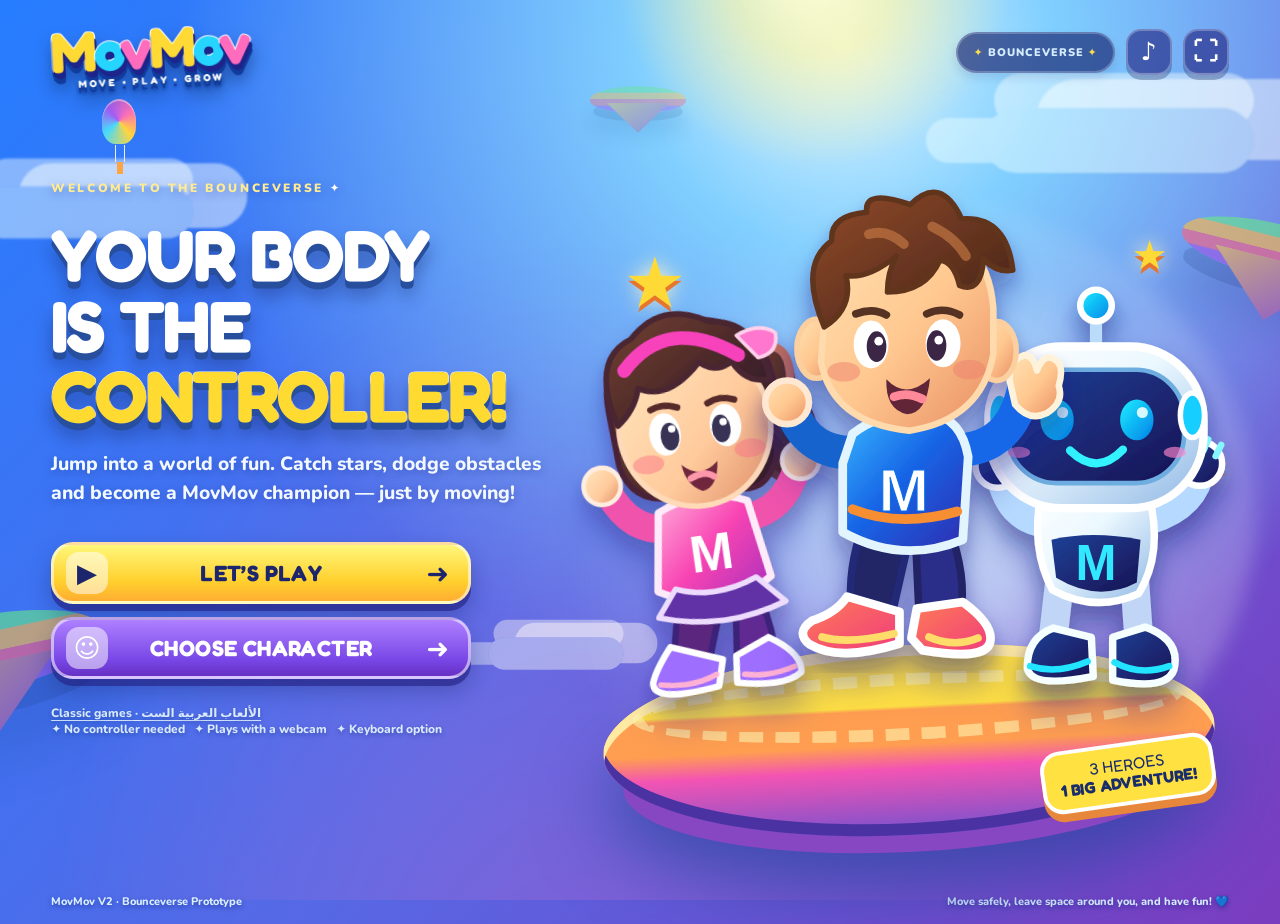
<file: index.html>
<!doctype html>
<html lang="en">
<head>
  <meta charset="utf-8">
  <meta name="viewport" content="width=device-width,initial-scale=1,viewport-fit=cover">
  <meta name="theme-color" content="#15165d">
  <meta name="description" content="MovMov Bounceverse: a colorful body-motion party game for kids. Move to catch stars and dodge bumpers.">
  <title>MovMov | Bounceverse</title>
  <link rel="stylesheet" href="styles.css">
  <script src="app.js" defer></script>
</head>
<body>
  <div class="app-shell">
    <div class="sky-decor" aria-hidden="true"><i class="cloud cloud-1"></i><i class="cloud cloud-2"></i><i class="cloud cloud-3"></i><i class="float-island island-1"></i><i class="float-island island-2"></i><i class="float-island island-3"></i><i class="sun"></i><i class="balloon balloon-1"></i><i class="balloon balloon-2"></i></div>
    <header class="site-header">
      <button class="brand" id="brandHome" aria-label="MovMov home"><span class="brand-word"><span>M</span><span>o</span><span>v</span><span>M</span><span>o</span><span>v</span></span><span class="brand-strap">MOVE • PLAY • GROW</span></button>
      <div class="header-right"><span class="tiny-tag"><span class="sparkle">✦</span> BOUNCEVERSE <span class="sparkle">✦</span></span><button id="soundToggle" class="round-icon" title="Toggle sounds" aria-label="Toggle sounds">♪</button><button id="fullscreenToggle" class="round-icon" title="Fullscreen" aria-label="Toggle fullscreen">⛶</button></div>
    </header>
    <main>
      <!-- Home -->
      <section id="homeScreen" class="screen home-screen active" aria-labelledby="homeTitle">
        <div class="home-copy">
          <span class="eyebrow">WELCOME TO THE BOUNCEVERSE <span>✦</span></span>
          <h1 id="homeTitle">YOUR BODY<br>IS THE <em>CONTROLLER!</em></h1>
          <p class="lead">Jump into a world of fun. Catch stars, dodge obstacles and become a MovMov champion — just by moving!</p>
          <div class="stack-actions"><button class="big-btn yellow" id="homePlay"><span class="btn-symbol">▶</span><span>LET’S PLAY</span><span class="arrow">➜</span></button><button class="big-btn purple" id="homeCharacter"><span class="btn-symbol">☺</span><span id="homeCharacterLabel">CHOOSE CHARACTER</span><span class="arrow">➜</span></button></div>
          <div class="home-footnote"><a href="classic.html" lang="ar" dir="rtl">الألعاب العربية الست · Classic games</a><br>✦ No controller needed &nbsp; ✦ Plays with a webcam &nbsp; ✦ Keyboard option</div>
        </div>
        <div class="home-art" aria-label="MovMov playable heroes"><div class="home-aura"></div><div class="home-platform"></div><div class="hero-image hero-alex"><img src="assets/characters/alex.svg" alt="Alex the boy hero"></div><div class="hero-image hero-luna"><img src="assets/characters/luna.svg" alt="Luna the girl hero"></div><div class="hero-image hero-momo"><img src="assets/characters/momo.svg" alt="Momo the robot mascot"></div><span class="orbit-star st-1">★</span><span class="orbit-star st-2">★</span><span class="orbit-star st-3">✦</span><span class="hero-sticker">3 HEROES<br><b>1 BIG ADVENTURE!</b></span></div>
      </section>
      <!-- Character choose -->
      <section id="characterScreen" class="screen select-screen" aria-labelledby="characterTitle">
        <div class="section-heading"><button class="back" id="charactersBack">← Back</button><div><span class="eyebrow">FIRST, MEET THE CREW</span><h2 id="characterTitle">CHOOSE YOUR <span class="yellow-text">HERO!</span></h2><p>One choice at the start. Your hero stays with you in every round.</p></div></div>
        <div class="character-grid" id="characterGrid">
          <button type="button" class="character-card" data-character="alex" aria-pressed="false"><span class="char-name top-char-name">ALEX</span><span class="char-circle char-blue"></span><img src="assets/characters/alex.svg" alt="Alex, a boy in a blue MovMov outfit"><span class="character-info"><b>THE EXPLORER</b><small>Bold, bright & always ready!</small></span><span class="chosen-mark">✓ SELECTED</span></button>
          <button type="button" class="character-card" data-character="luna" aria-pressed="false"><span class="char-name top-char-name">LUNA</span><span class="char-circle char-pink"></span><img src="assets/characters/luna.svg" alt="Luna, a girl in a pink MovMov outfit"><span class="character-info"><b>THE SUPERSTAR</b><small>Quick, creative & full of joy!</small></span><span class="chosen-mark">✓ SELECTED</span></button>
          <button type="button" class="character-card" data-character="momo" aria-pressed="false"><span class="char-name top-char-name">MOMO</span><span class="char-circle char-cyan"></span><img src="assets/characters/momo.svg" alt="Momo, a blue and white robot mascot"><span class="character-info"><b>THE HAPPY BOT</b><small>A little robot, a lot of fun!</small></span><span class="chosen-mark">✓ SELECTED</span></button>
        </div>
        <div class="selection-actions"><span class="hint-chip">✦ All heroes have the same moves and abilities</span><button class="big-btn yellow" id="confirmCharacter">LET'S GO! <span class="arrow">➜</span></button></div>
      </section>
      <!-- Game selection -->
      <section id="gamesScreen" class="screen games-screen" aria-labelledby="gamesTitle">
        <div class="section-heading"><button class="back" id="gamesBack">← Back</button><div><span class="eyebrow">PICK YOUR NEXT ADVENTURE</span><h2 id="gamesTitle">CHOOSE A <span class="yellow-text">GAME!</span></h2><p>Big adventures. Simple body movements.</p></div><div class="current-avatar"><img id="currentCharacterAvatar" src="assets/characters/alex.svg" alt="Selected hero"><div><small>PLAYING AS</small><b id="currentCharacterName">ALEX</b></div></div></div>
        <div class="games-grid">
          <button id="starChaseCard" class="game-card available" type="button"><span class="game-visual star-world"><span class="game-star s1">★</span><span class="game-star s2">★</span><span class="game-star s3">★</span><span class="track-perspective"></span><img src="assets/characters/alex.svg" id="gameCardHero" alt="Selected hero running through an obstacle course"></span><span class="game-card-bottom"><span class="card-topline"><small>01 • PLAYABLE NOW</small><span>✓</span></span><strong>STAR CHASE</strong><span>Slide left and right to collect stars. Dodge the bouncy bumpers!</span><span class="game-play-chip">▶ PLAY NOW</span></span></button>
          <div class="game-card locked" aria-label="Color Dash coming soon"><div class="game-visual dash-world"><span class="big-emoji">🎨</span><span class="mini-cube cube1"></span><span class="mini-cube cube2"></span></div><div class="game-card-bottom"><small>02 • COMING SOON</small><strong>COLOR DASH</strong><span>Move to the matching colors!</span><span class="soon-chip">🔒 COMING SOON</span></div></div>
          <div class="game-card locked" aria-label="Goal Keeper coming soon"><div class="game-visual ball-world"><span class="big-emoji">⚽</span><span class="goal-bars"></span></div><div class="game-card-bottom"><small>03 • COMING SOON</small><strong>GOAL KEEPER</strong><span>Save goals with your moves!</span><span class="soon-chip">🔒 COMING SOON</span></div></div>
        </div>
      </section>
      <!-- Calibration / choose method -->
      <section id="readyScreen" class="screen ready-screen" aria-labelledby="readyTitle">
        <div class="section-heading"><button class="back" id="readyBack">← Back</button><div><span class="eyebrow">THE ADVENTURE BEGINS</span><h2 id="readyTitle">READY, <span class="yellow-text">PLAYER?</span></h2><p>You only need one movement: lean or step LEFT and RIGHT.</p></div></div>
        <div class="ready-layout">
          <div class="camera-card"><div class="camera-card-head"><span>📷 CAMERA SETUP</span><span id="cameraBadge" class="connection-chip">● Not started</span></div><div class="camera-viewport"><video id="webcam" muted autoplay playsinline></video><canvas id="skeleton" width="640" height="480"></canvas><div id="cameraPlaceholder" class="camera-placeholder"><span>🙆</span><b>STAND WHERE WE CAN SEE YOU</b><small>Your camera stays on your device. No recording.</small></div><div class="guide-corner tl"></div><div class="guide-corner tr"></div><div class="guide-corner bl"></div><div class="guide-corner br"></div></div><div class="cam-message" id="cameraMessage" role="status">Click “Enable camera” to test your body tracking.</div></div>
          <div class="ready-side"><div class="move-guide"><span class="tiny-heading">YOUR ONLY MOVE</span><div class="move-symbols"><span>←</span><span class="move-person">🧍</span><span>→</span></div><b>LEAN OR STEP SIDE TO SIDE</b><p>No jumping, hand poses or character-selection gestures needed.</p></div><button class="big-btn yellow wide" id="enableCamera">📷 ENABLE CAMERA</button><button class="big-btn green wide" id="startWithCamera" disabled>▶ START WITH CAMERA</button><div class="alternative"><span>OR</span></div><button class="big-btn purple wide" id="startWithKeyboard">⌨ TRY WITH KEYBOARD</button><p class="smallhelp">Keyboard: <kbd>←</kbd> <kbd>→</kbd> &nbsp; Pause: <kbd>P</kbd> or <kbd>Esc</kbd>. Use Chrome or Edge over HTTPS for camera play.</p></div>
        </div>
      </section>
      <!-- Gameplay -->
      <section id="gameScreen" class="screen play-screen" aria-label="MovMov Star Chase game">
        <div class="game-wrap"><canvas id="gameCanvas" width="1280" height="720" aria-label="Star Chase: move your hero left and right to collect stars and avoid bumpers"></canvas>
          <div class="game-hud"><div class="hud-left"><div class="stat-pill"><span>⭐</span><div><small>STARS</small><b id="hudScore">0</b></div></div><div class="stat-pill lives"><span>♥</span><div><small>LIVES</small><b id="hudLives">♥ ♥ ♥</b></div></div></div><div class="hud-middle"><span>STAR CHASE</span></div><div class="hud-right"><div class="stat-pill"><span>⏱</span><div><small>TIME</small><b id="hudTime">45</b></div></div><button id="pauseBtn" class="hud-icon" title="Pause">Ⅱ</button></div></div>
          <div class="tracking-pill" id="trackingPill"><span class="tracking-light"></span><span id="trackingText">KEYBOARD MODE</span></div>
          <div id="gameOverlay" class="game-overlay" aria-live="polite"><div class="countdown" id="countdownText">3</div></div>
          <div class="touch-pad"><button id="touchLeft" class="touch-arrow" aria-label="Move left">←</button><button id="touchRight" class="touch-arrow" aria-label="Move right">→</button></div>
        </div>
      </section>
      <!-- Results -->
      <section id="resultScreen" class="screen result-screen" aria-labelledby="resultTitle"><div class="result-panel"><div class="confetti" aria-hidden="true">✦ ★ ✦ ★ ✦ ★ ✦</div><div class="results-character"><img id="resultHero" src="assets/characters/alex.svg" alt="Selected hero celebrating"></div><div class="results-text"><span class="eyebrow">BRILLIANT MOVES!</span><h2 id="resultTitle">LEVEL COMPLETE!</h2><div class="three-stars" id="resultStars">★★★</div><div class="result-stats"><div><small>STARS CAUGHT</small><strong id="resultScore">0</strong></div><div><small>BEST SCORE</small><strong id="resultBest">0</strong></div><div><small>TIME PLAYED</small><strong id="resultTime">45s</strong></div></div><p id="resultMessage">You're a MovMov superstar!</p><div class="result-actions"><button id="playAgain" class="big-btn yellow">↻ PLAY AGAIN</button><button id="otherGames" class="big-btn purple">▦ GAME MENU</button></div></div></div></section>
    </main>
    <footer class="app-footer"><span>MovMov V2 · Bounceverse Prototype</span><span>Move safely, leave space around you, and have fun! <span aria-hidden="true">💙</span></span></footer>
  </div>
</body>
</html>
</file>
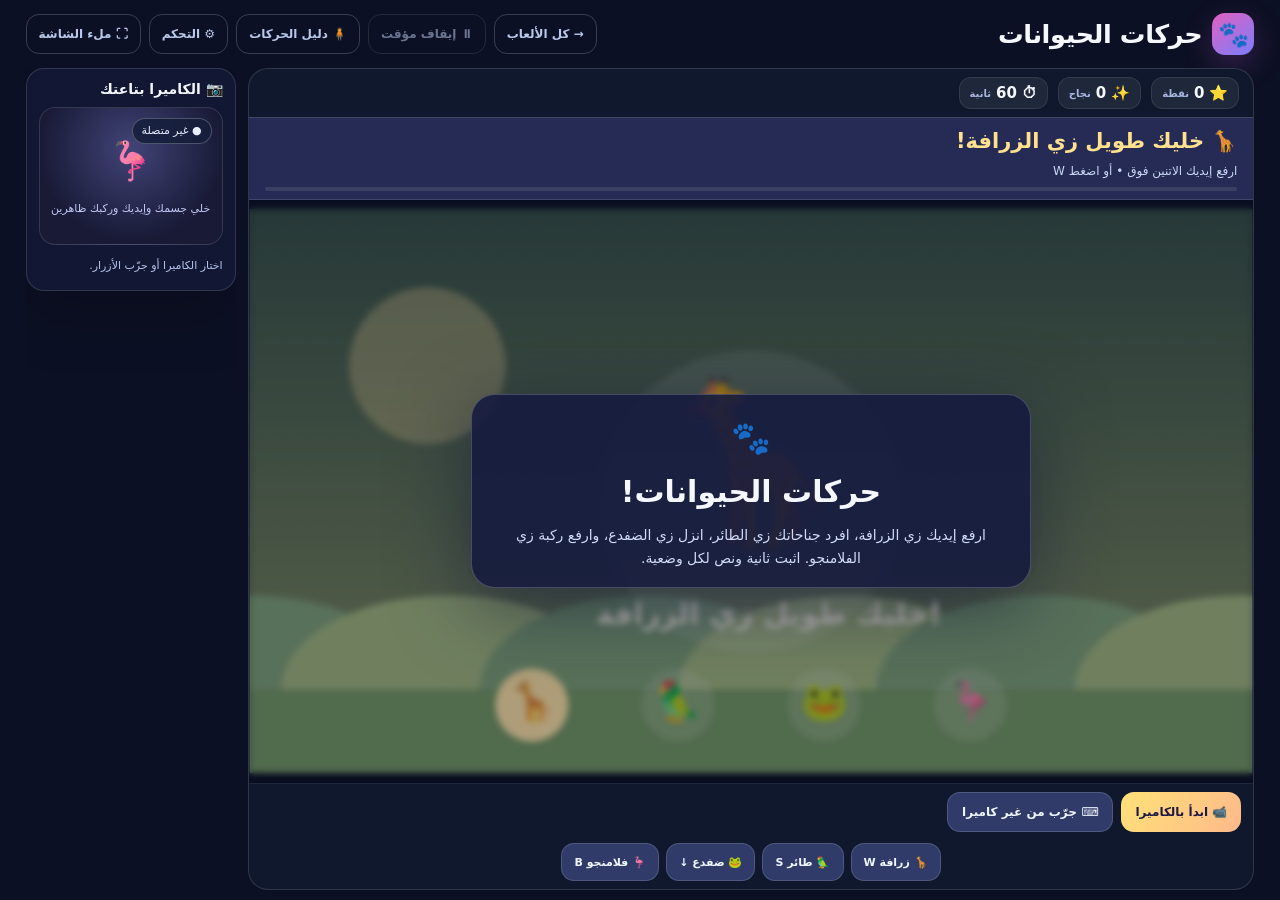
<file: animal-moves.html>
<!doctype html>
<html lang="ar" dir="rtl"><head><meta charset="utf-8"><meta name="viewport" content="width=device-width,initial-scale=1,viewport-fit=cover"><meta name="theme-color" content="#10132a"><title>حركات الحيوانات | MovMov</title><link rel="stylesheet" href="shared.css"><style>
.mission{padding:15px 20px;background:#252b54;min-height:92px;line-height:1.6;border-block:1px solid #ffffff20}.mission strong{display:block;font-size:19px;color:#ffe18e}.mission span{color:#cbd8f6;font-size:13px}.mission-track{height:5px;background:#ffffff18;margin-top:9px;border-radius:8px;overflow:hidden}.mission-track div{height:100%;background:#83f6ce;width:0%;transition:width .1s}.space-controls{display:flex;flex-wrap:wrap;justify-content:center;gap:8px;padding:12px}.space-controls .btn{touch-action:none;user-select:none;min-width:70px}.space-controls .active{background:#83f6ce;color:#152447}.game canvas{background:#10132a}.overlay-inner{max-width:560px}.top nav{display:flex;gap:8px}.pose-note{font-size:12px;color:#a9b8db;line-height:1.8;margin:10px 0 0}.game canvas{max-height:65vh;object-fit:contain}@media(max-width:560px){.mission strong{font-size:16px}.space-controls{gap:6px}.space-controls .btn{font-size:11px;min-width:55px;padding:10px}.game canvas{min-height:210px;aspect-ratio:16/9}.overlay-inner{padding:12px}.overlay-icon{font-size:24px}.overlay h2{font-size:20px}}

.game canvas{max-height:none;min-height:0;aspect-ratio:16/9;object-fit:fill}.cam{aspect-ratio:4/3;height:auto}.cam video,.cam canvas{object-fit:contain}.space-controls .btn{min-width:44px}.mission{min-height:105px}
</style><link rel="stylesheet" href="ux.css"><script defer src="js/experience.js"></script></head><body data-game="animals" class="game-page"><div class="container"><header class="top"><div class="brand"><div class="mark">🐾</div><div><p class="eyebrow">MOVMOV • ANIMAL MOVES</p><h1>حركات الحيوانات</h1><p class="subtitle">قلّد أصحابك الحيوانات… واثبت شوية!</p></div></div><nav class="game-nav" aria-label="خيارات اللعب"><a class="btn muted" href="index.html">→ كل الألعاب</a><button class="btn muted" id="pause" disabled>⏸ إيقاف مؤقت</button><button class="btn muted" id="helpToggle" aria-haspopup="dialog" aria-controls="poseGuide">🧍 دليل الحركات</button><button class="btn muted" id="inputToggle" aria-expanded="false">⚙ التحكم</button><button class="btn muted fullscreen-toggle" type="button">⛶ ملء الشاشة</button></nav></header>
<main class="layout"><section class="panel play-panel"><div class="board-top"><div class="stats"><span class="stat">⭐ <span id="score">0</span><small>نقطة</small></span><span class="stat">✨ <span id="hearts">0</span><small>نجاح</small></span><span class="stat">⏱ <span id="time">60</span><small>ثانية</small></span></div><button class="btn muted small" id="calibrate" hidden>🎯 معايرة الوقفة</button></div>
<div class="mission" role="status" aria-live="polite"><strong id="missionTitle">جاهز للانطلاق؟</strong><span id="missionHelp">اجمع البلورات وتابع تعليمات المهمة.</span><div class="mission-track"><div id="missionProgress"></div></div></div>
<div class="game"><canvas id="gameCanvas" width="960" height="540" aria-label="لعبة حركات الحيوانات"></canvas><div class="overlay" id="overlay"><div class="overlay-inner"><span class="overlay-icon" id="overlayIcon">🐾</span><h2 id="overlayTitle">حركات الحيوانات!</h2><p id="overlayText">ارفع إيديك زي الزرافة، افرد جناحاتك زي الطائر، انزل زي الضفدع، وارفع ركبة زي الفلامنجو. اثبت ثانية ونص لكل وضعية.</p></div></div></div>
<div class="footer"><div class="actions"><button class="btn primary" id="startCamera">📹 ابدأ بالكاميرا</button><button class="btn secondary" id="startDemo">⌨️ جرّب من غير كاميرا</button><button class="btn muted" id="restart" hidden>↻ مرة كمان</button></div></div>
<div class="space-controls" aria-label="أزرار التحكم"><button class="btn secondary" data-control="boost">🦒 زرافة W</button><button class="btn secondary" data-control="shield">🦜 طائر S</button><button class="btn secondary" data-control="duck">🐸 ضفدع ↓</button><button class="btn secondary" data-control="balance">🦩 فلامنجو B</button></div></section>
<aside class="aside" id="gameHelp" aria-label="الكاميرا وطريقة اللعب"><section class="panel section"><button class="btn muted details-close" id="detailsClose" type="button">✕ إغلاق التعليمات</button><h3>📷 الكاميرا بتاعتك</h3><div class="cam"><video id="webcam" autoplay muted playsinline></video><canvas id="skeleton" width="320" height="240"></canvas><div class="cam-idle" id="camIdle"><div>🦩</div><span>خلي جسمك وإيديك وركبك ظاهرين</span></div><span class="indicator" id="indicator">● غير متصلة</span></div><p id="camStatus" class="cam-status">اختار الكاميرا أو جرّب الأزرار.</p><p class="pose-note">في البداية قف مستقيم وسيب إيديك لتحت لمدة ثانيتين للمعايرة. لو غيرت مكانك استخدم «معايرة الوقفة».</p></section>
<section class="panel section"><h3>🕹️ إزاي نلعب؟</h3><div class="instruction">🦒 ارفع إيديك الاتنين لفوق زي الزرافة.</div><div class="instruction">🦜 افرد دراعاتك زي جناحات الطائر.</div><div class="instruction">🐸 انزل شوية زي الضفدع، من غير قفز.</div><div class="instruction">🦩 ارفع ركبة واحدة براحتك زي الفلامنجو.</div><div class="instruction">⏳ اثبت على الوضعية ثانية ونص.</div><p class="smallprint">بدون كاميرا: W للزرافة، S للطائر، ↓ للضفدع، B للفلامنجو. اضغط باستمرار لحد ما الشريط يتملي.</p></section>
<section class="panel section"><h3>🌿 العب براحتك</h3><p class="smallprint">الحركات هادية ومفيش قفز حقيقي مطلوب. خليك بعيد عن الأثاث ومد إيدك في مساحة فاضية. تقدر توقف اللعب في أي وقت. الفيديو بيتعالج على جهازك ومش بيتسجّل؛ تحميل مكتبة MediaPipe والنموذج محتاج إنترنت.</p></section></aside></main></div><script defer src="js/mini-games.browser.js"></script><dialog id="poseGuide" class="pose-guide" aria-labelledby="poseGuideTitle" aria-describedby="poseGuideIntro"><header class="pose-guide-header"><div><p>قلّد الحركة خطوة بخطوة</p><h2 id="poseGuideTitle">دليل حركات حركات الحيوانات</h2></div><button type="button" class="btn secondary" id="poseGuideZoom" aria-pressed="false">🔍 تكبير الرسم</button><button type="button" class="btn muted" id="poseGuideClose" aria-label="إغلاق دليل الحركات" autofocus>✕ إغلاق</button></header><div class="pose-guide-content"><p id="poseGuideIntro">بص على الرسم، وجرّب الحركة بهدوء. وقت اللعبة بيقف وانت بتشوف الدليل.</p><div class="pose-guide-art"><img id="poseGuideImage" class="pose-guide-image" src="assets/pose-guides/animal-moves.png" alt="رسم توضيحي لحركات لعبة حركات الحيوانات. التفاصيل مرقمة أسفل الصورة." loading="lazy"></div><p id="poseGuideError" class="pose-guide-error" hidden>الصورة مش متاحة دلوقتي؛ اتبع الخطوات المكتوبة تحت.</p><ol class="pose-guide-steps"><li>الزرافة: ارفع إيديك الاتنين فوق.</li><li>الطائر: افرد دراعاتك على الجنب عند مستوى الكتف.</li><li>الضفدع: اثني ركبك وانزل شوية، من غير قفز.</li><li>الفلامنجو: ارفع ركبة واحدة أعلى من التانية. خلي ركبك ظاهرين للكاميرا.</li></ol><p class="pose-guide-tip">اثبت ثانية ونص على وضعية الحيوان. خلي جسمك وإيديك ظاهرين للكاميرا.</p></div><footer class="pose-guide-footer"><button type="button" class="btn primary" id="poseGuideReturn">▶ رجوع للعبة</button><button type="button" class="btn secondary" id="detailsToggle" aria-expanded="false" aria-controls="gameHelp">الكاميرا والتعليمات</button></footer></dialog></body></html>
</file>
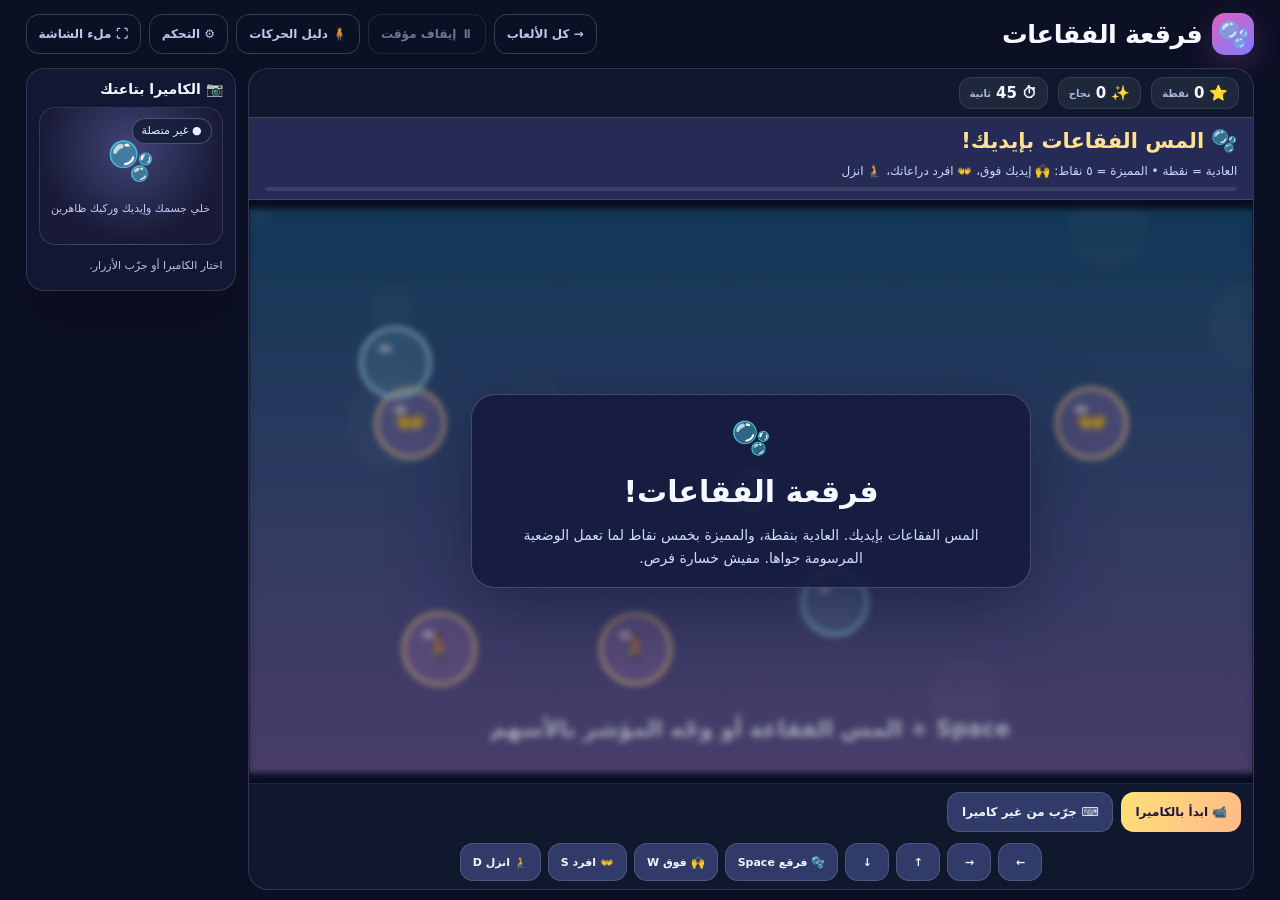
<file: bubble-pop.html>
<!doctype html>
<html lang="ar" dir="rtl"><head><meta charset="utf-8"><meta name="viewport" content="width=device-width,initial-scale=1,viewport-fit=cover"><meta name="theme-color" content="#10132a"><title>فرقعة الفقاعات | MovMov</title><link rel="stylesheet" href="shared.css"><style>
.mission{padding:15px 20px;background:#252b54;min-height:92px;line-height:1.6;border-block:1px solid #ffffff20}.mission strong{display:block;font-size:19px;color:#ffe18e}.mission span{color:#cbd8f6;font-size:13px}.mission-track{height:5px;background:#ffffff18;margin-top:9px;border-radius:8px;overflow:hidden}.mission-track div{height:100%;background:#83f6ce;width:0%;transition:width .1s}.space-controls{display:flex;flex-wrap:wrap;justify-content:center;gap:8px;padding:12px}.space-controls .btn{touch-action:none;user-select:none;min-width:70px}.space-controls .active{background:#83f6ce;color:#152447}.game canvas{background:#10132a}.overlay-inner{max-width:560px}.top nav{display:flex;gap:8px}.pose-note{font-size:12px;color:#a9b8db;line-height:1.8;margin:10px 0 0}.game canvas{max-height:65vh;object-fit:contain}@media(max-width:560px){.mission strong{font-size:16px}.space-controls{gap:6px}.space-controls .btn{font-size:11px;min-width:55px;padding:10px}.game canvas{min-height:210px;aspect-ratio:16/9}.overlay-inner{padding:12px}.overlay-icon{font-size:24px}.overlay h2{font-size:20px}}

.game canvas{max-height:none;min-height:0;aspect-ratio:16/9;object-fit:fill}.cam{aspect-ratio:4/3;height:auto}.cam video,.cam canvas{object-fit:contain}.space-controls .btn{min-width:44px}.mission{min-height:105px}
</style><link rel="stylesheet" href="ux.css"><script defer src="js/experience.js"></script></head><body data-game="bubbles" class="game-page"><div class="container"><header class="top"><div class="brand"><div class="mark">🫧</div><div><p class="eyebrow">MOVMOV • BUBBLE POP</p><h1>فرقعة الفقاعات</h1><p class="subtitle">إيديك عصاية سحرية… فرقّع كل الفقاعات!</p></div></div><nav class="game-nav" aria-label="خيارات اللعب"><a class="btn muted" href="index.html">→ كل الألعاب</a><button class="btn muted" id="pause" disabled>⏸ إيقاف مؤقت</button><button class="btn muted" id="helpToggle" aria-haspopup="dialog" aria-controls="poseGuide">🧍 دليل الحركات</button><button class="btn muted" id="inputToggle" aria-expanded="false">⚙ التحكم</button><button class="btn muted fullscreen-toggle" type="button">⛶ ملء الشاشة</button></nav></header>
<main class="layout"><section class="panel play-panel"><div class="board-top"><div class="stats"><span class="stat">⭐ <span id="score">0</span><small>نقطة</small></span><span class="stat">✨ <span id="hearts">0</span><small>نجاح</small></span><span class="stat">⏱ <span id="time">45</span><small>ثانية</small></span></div><button class="btn muted small" id="calibrate" hidden>🎯 معايرة الوقفة</button></div>
<div class="mission" role="status" aria-live="polite"><strong id="missionTitle">جاهز للانطلاق؟</strong><span id="missionHelp">اجمع البلورات وتابع تعليمات المهمة.</span><div class="mission-track"><div id="missionProgress"></div></div></div>
<div class="game"><canvas id="gameCanvas" width="960" height="540" aria-label="لعبة فرقعة الفقاعات"></canvas><div class="overlay" id="overlay"><div class="overlay-inner"><span class="overlay-icon" id="overlayIcon">🫧</span><h2 id="overlayTitle">فرقعة الفقاعات!</h2><p id="overlayText">المس الفقاعات بإيديك. العادية بنقطة، والمميزة بخمس نقاط لما تعمل الوضعية المرسومة جواها. مفيش خسارة فرص.</p></div></div></div>
<div class="footer"><div class="actions"><button class="btn primary" id="startCamera">📹 ابدأ بالكاميرا</button><button class="btn secondary" id="startDemo">⌨️ جرّب من غير كاميرا</button><button class="btn muted" id="restart" hidden>↻ مرة كمان</button></div></div>
<div class="space-controls" aria-label="أزرار التحكم"><button class="btn secondary" data-control="left">←</button><button class="btn secondary" data-control="right">→</button><button class="btn secondary" data-control="up">↑</button><button class="btn secondary" data-control="down">↓</button><button class="btn secondary" data-control="pop">🫧 فرقع Space</button><button class="btn secondary" data-control="boost">🙌 فوق W</button><button class="btn secondary" data-control="shield">👐 افرد S</button><button class="btn secondary" data-control="duck">🧎 انزل D</button></div></section>
<aside class="aside" id="gameHelp" aria-label="الكاميرا وطريقة اللعب"><section class="panel section"><button class="btn muted details-close" id="detailsClose" type="button">✕ إغلاق التعليمات</button><h3>📷 الكاميرا بتاعتك</h3><div class="cam"><video id="webcam" autoplay muted playsinline></video><canvas id="skeleton" width="320" height="240"></canvas><div class="cam-idle" id="camIdle"><div>🫧</div><span>خلي جسمك وإيديك وركبك ظاهرين</span></div><span class="indicator" id="indicator">● غير متصلة</span></div><p id="camStatus" class="cam-status">اختار الكاميرا أو جرّب الأزرار.</p><p class="pose-note">في البداية قف مستقيم وسيب إيديك لتحت لمدة ثانيتين للمعايرة. لو غيرت مكانك استخدم «معايرة الوقفة».</p></section>
<section class="panel section"><h3>🕹️ إزاي نلعب؟</h3><div class="instruction">🖐️ حرّك إيدك جوه الفقاعة على شاشة اللعب.</div><div class="instruction">🙌 فقاعة الإيدين: ارفع إيديك الاتنين.</div><div class="instruction">👐 فقاعة الجناحات: افرد دراعاتك.</div><div class="instruction">🧎 الفقاعة الواطية: انزل بجسمك.</div><p class="smallprint">بدون كاميرا: المس واضغط على الفقاعات أو استخدم الأسهم للمؤشر وSpace للفرقعة. للمميزة: W إيديك فوق، S افرد دراعاتك، D انزل. اضغط الحركة والمس الفقاعة مع بعض.</p></section>
<section class="panel section"><h3>🌿 العب براحتك</h3><p class="smallprint">الحركات هادية ومفيش قفز حقيقي مطلوب. خليك بعيد عن الأثاث ومد إيدك في مساحة فاضية. تقدر توقف اللعب في أي وقت. الفيديو بيتعالج على جهازك ومش بيتسجّل؛ تحميل مكتبة MediaPipe والنموذج محتاج إنترنت.</p></section></aside></main></div><script defer src="js/mini-games.browser.js"></script><dialog id="poseGuide" class="pose-guide" aria-labelledby="poseGuideTitle" aria-describedby="poseGuideIntro"><header class="pose-guide-header"><div><p>قلّد الحركة خطوة بخطوة</p><h2 id="poseGuideTitle">دليل حركات فرقعة الفقاعات</h2></div><button type="button" class="btn secondary" id="poseGuideZoom" aria-pressed="false">🔍 تكبير الرسم</button><button type="button" class="btn muted" id="poseGuideClose" aria-label="إغلاق دليل الحركات" autofocus>✕ إغلاق</button></header><div class="pose-guide-content"><p id="poseGuideIntro">بص على الرسم، وجرّب الحركة بهدوء. وقت اللعبة بيقف وانت بتشوف الدليل.</p><div class="pose-guide-art"><img id="poseGuideImage" class="pose-guide-image" src="assets/pose-guides/bubble-pop.png" alt="رسم توضيحي لحركات لعبة فرقعة الفقاعات. التفاصيل مرقمة أسفل الصورة." loading="lazy"></div><p id="poseGuideError" class="pose-guide-error" hidden>الصورة مش متاحة دلوقتي؛ اتبع الخطوات المكتوبة تحت.</p><ol class="pose-guide-steps"><li>خلي إيدك جوه الفقاعة على شاشة اللعب لفرقعتها.</li><li>لفقاعة الإيدين، ارفع إيديك الاتنين والمس الفقاعة العالية.</li><li>لفقاعة الجناحات، افرد دراعاتك والمسها.</li><li>لفقاعة النزول، انزل بجسمك والمس الفقاعة الواطية.</li></ol><p class="pose-guide-tip">حرّك إيدك جوه الفقاعة؛ المميزة محتاجة الوضعية المرسومة كمان. خلي جسمك وإيديك ظاهرين للكاميرا.</p></div><footer class="pose-guide-footer"><button type="button" class="btn primary" id="poseGuideReturn">▶ رجوع للعبة</button><button type="button" class="btn secondary" id="detailsToggle" aria-expanded="false" aria-controls="gameHelp">الكاميرا والتعليمات</button></footer></dialog></body></html>
</file>
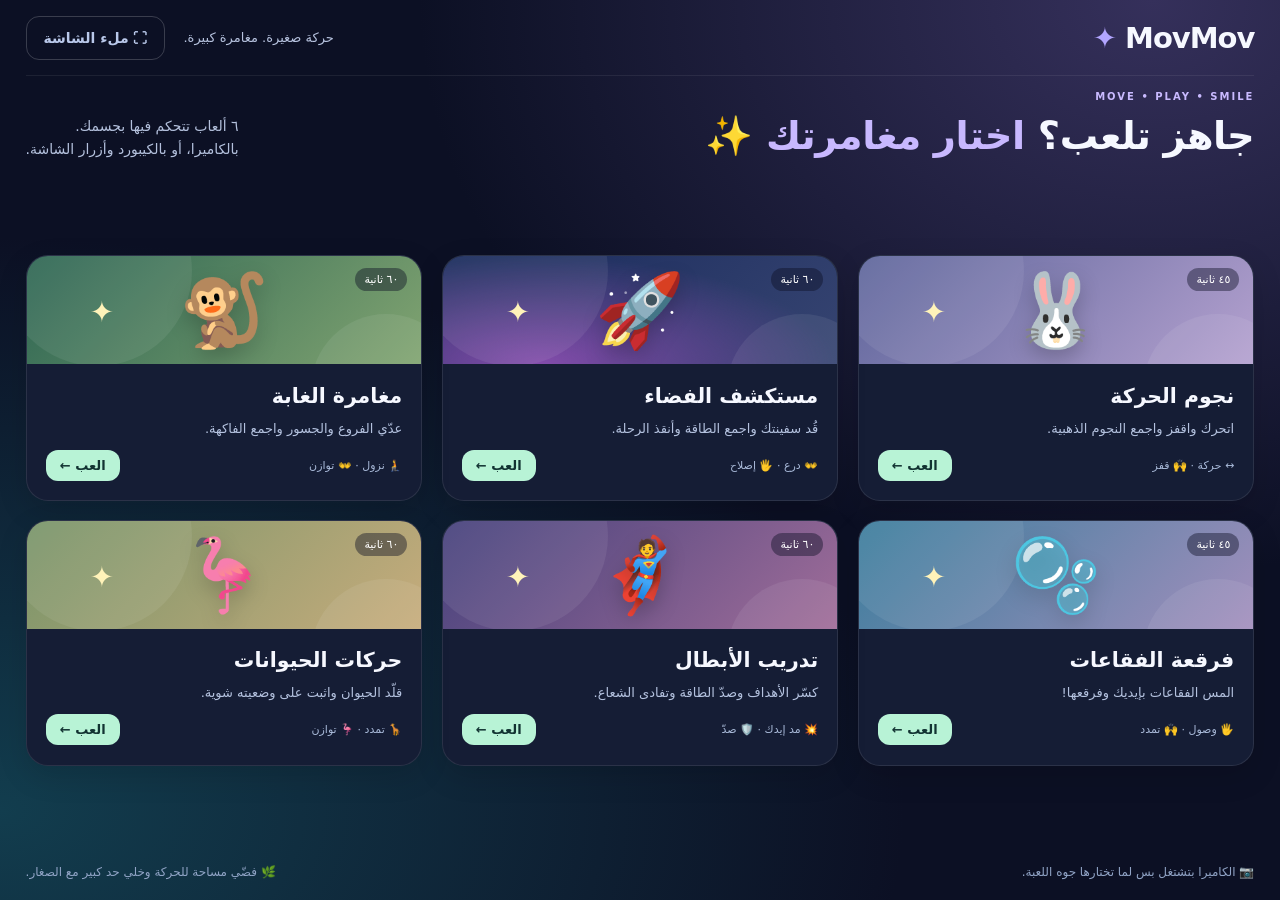
<file: classic.html>
<!doctype html>
<html lang="ar" dir="rtl"><head><meta charset="utf-8"><meta name="viewport" content="width=device-width,initial-scale=1,viewport-fit=cover"><meta name="theme-color" content="#0c1024"><title>MovMov | اختار مغامرتك</title><link rel="stylesheet" href="shared.css"><link rel="stylesheet" href="ux.css"><script defer src="js/experience.js"></script></head>
<body class="home-page"><main class="home"><header class="home-header"><a class="logo" href="index.html" aria-label="MovMov الرئيسية" dir="ltr"><span>✦</span> MovMov</a><div class="home-tools"><span class="home-hint">حركة صغيرة. مغامرة كبيرة.</span><button class="btn muted fullscreen-toggle" type="button">⛶ ملء الشاشة</button></div></header>
<section class="home-intro"><div><p class="eyebrow">MOVE • PLAY • SMILE</p><h1>جاهز تلعب؟ <span>اختار مغامرتك ✨</span></h1></div><p>٦ ألعاب تتحكم فيها بجسمك.<br>بالكاميرا، أو بالكيبورد وأزرار الشاشة.</p></section>
<section class="games" aria-label="اختار اللعبة">
<article class="game-card"><a class="card-link" href="star-motion.html" aria-label="العب نجوم الحركة ←"><div class="card-art" style="--art:linear-gradient(135deg,#5e659b,#b4a1cf)" aria-hidden="true"><span class="card-badge">٤٥ ثانية</span><span class="character">🐰</span><span class="card-spark">✦</span></div><div class="card-info"><h2>نجوم الحركة</h2><p>اتحرك واقفز واجمع النجوم الذهبية.</p><div class="card-meta"><span class="movement">↔️ حركة · 🙌 قفز</span><span class="play-label">العب ←</span></div></div></a></article>
<article class="game-card"><a class="card-link" href="space-explorer.html" aria-label="العب مستكشف الفضاء ←"><div class="card-art" style="--art:radial-gradient(ellipse at 25% 100%,#824caa,transparent 70%),linear-gradient(135deg,#192a5c,#364471)" aria-hidden="true"><span class="card-badge">٦٠ ثانية</span><span class="character">🚀</span><span class="card-spark">✦</span></div><div class="card-info"><h2>مستكشف الفضاء</h2><p>قُد سفينتك واجمع الطاقة وأنقذ الرحلة.</p><div class="card-meta"><span class="movement">👐 درع · 🖐️ إصلاح</span><span class="play-label">العب ←</span></div></div></a></article>
<article class="game-card"><a class="card-link" href="jungle-adventure.html" aria-label="العب مغامرة الغابة ←"><div class="card-art" style="--art:linear-gradient(135deg,#2d6553,#81a471)" aria-hidden="true"><span class="card-badge">٦٠ ثانية</span><span class="character">🐒</span><span class="card-spark">✦</span></div><div class="card-info"><h2>مغامرة الغابة</h2><p>عدّي الفروع والجسور واجمع الفاكهة.</p><div class="card-meta"><span class="movement">🧎 نزول · 👐 توازن</span><span class="play-label">العب ←</span></div></div></a></article>
<article class="game-card"><a class="card-link" href="bubble-pop.html" aria-label="العب فرقعة الفقاعات ←"><div class="card-art" style="--art:linear-gradient(135deg,#3b7d9c,#a38fbd)" aria-hidden="true"><span class="card-badge">٤٥ ثانية</span><span class="character">🫧</span><span class="card-spark">✦</span></div><div class="card-info"><h2>فرقعة الفقاعات</h2><p>المس الفقاعات بإيديك وفرقعها!</p><div class="card-meta"><span class="movement">🖐️ وصول · 🙌 تمدد</span><span class="play-label">العب ←</span></div></div></a></article>
<article class="game-card"><a class="card-link" href="superhero-training.html" aria-label="العب تدريب الأبطال ←"><div class="card-art" style="--art:linear-gradient(135deg,#45417c,#a06d99)" aria-hidden="true"><span class="card-badge">٦٠ ثانية</span><span class="character">🦸</span><span class="card-spark">✦</span></div><div class="card-info"><h2>تدريب الأبطال</h2><p>كسّر الأهداف وصدّ الطاقة وتفادى الشعاع.</p><div class="card-meta"><span class="movement">💥 مد إيدك · 🛡️ صدّ</span><span class="play-label">العب ←</span></div></div></a></article>
<article class="game-card"><a class="card-link" href="animal-moves.html" aria-label="العب حركات الحيوانات ←"><div class="card-art" style="--art:linear-gradient(135deg,#789469,#c7ac7c)" aria-hidden="true"><span class="card-badge">٦٠ ثانية</span><span class="character">🦩</span><span class="card-spark">✦</span></div><div class="card-info"><h2>حركات الحيوانات</h2><p>قلّد الحيوان واثبت على وضعيته شوية.</p><div class="card-meta"><span class="movement">🦒 تمدد · 🦩 توازن</span><span class="play-label">العب ←</span></div></div></a></article>
</section><footer class="home-footer"><span>📷 الكاميرا بتشتغل بس لما تختارها جوه اللعبة.</span><span>🌿 فضّي مساحة للحركة وخلي حد كبير مع الصغار.</span></footer></main></body></html>
</file>
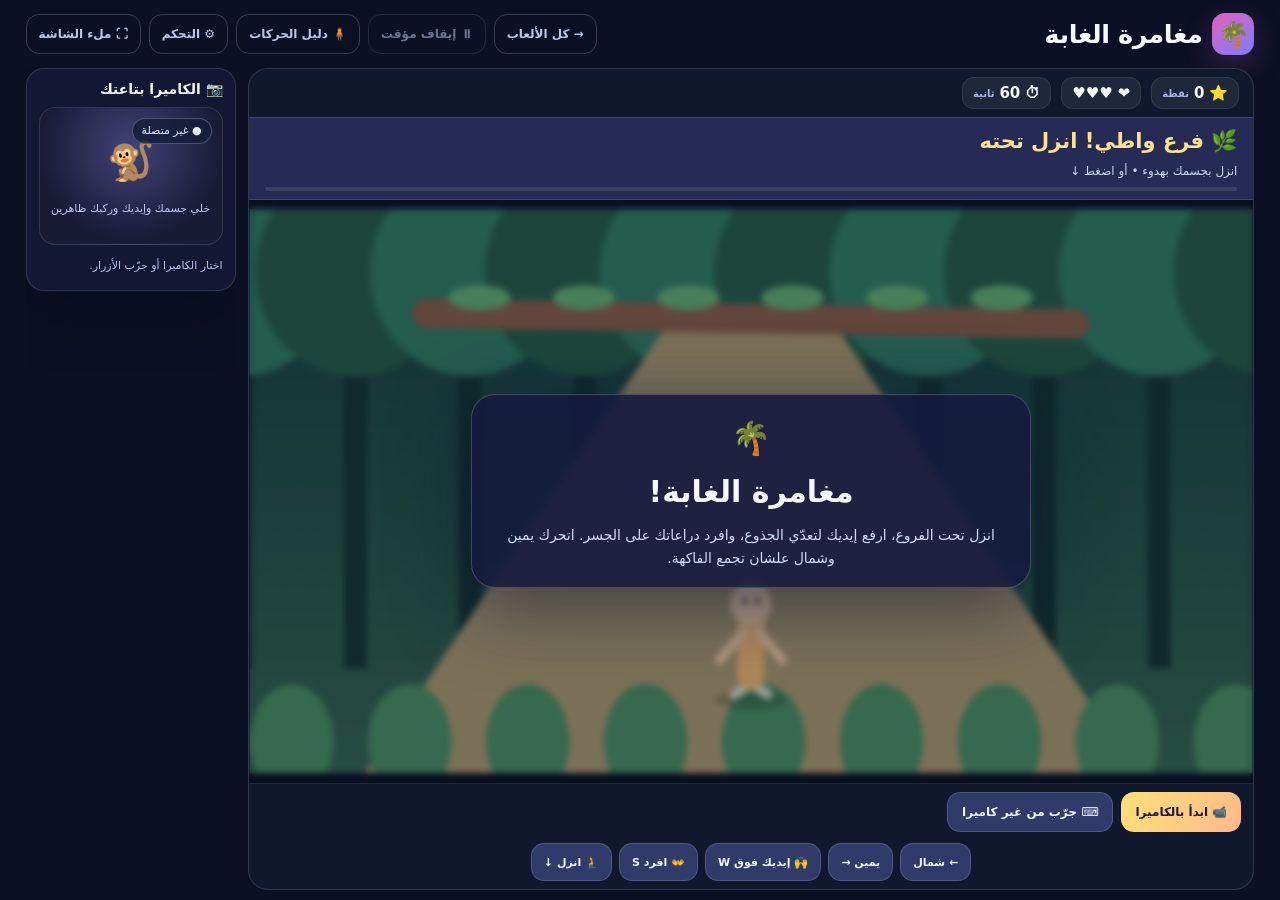
<file: jungle-adventure.html>
<!doctype html>
<html lang="ar" dir="rtl"><head><meta charset="utf-8"><meta name="viewport" content="width=device-width,initial-scale=1,viewport-fit=cover"><meta name="theme-color" content="#10132a"><title>مغامرة الغابة | MovMov</title><link rel="stylesheet" href="shared.css"><style>
.mission{padding:15px 20px;background:#252b54;min-height:92px;line-height:1.6;border-block:1px solid #ffffff20}.mission strong{display:block;font-size:19px;color:#ffe18e}.mission span{color:#cbd8f6;font-size:13px}.mission-track{height:5px;background:#ffffff18;margin-top:9px;border-radius:8px;overflow:hidden}.mission-track div{height:100%;background:#83f6ce;width:0%;transition:width .1s}.space-controls{display:flex;flex-wrap:wrap;justify-content:center;gap:8px;padding:12px}.space-controls .btn{touch-action:none;user-select:none;min-width:70px}.space-controls .active{background:#83f6ce;color:#152447}.game canvas{background:#10132a}.overlay-inner{max-width:560px}.top nav{display:flex;gap:8px}.pose-note{font-size:12px;color:#a9b8db;line-height:1.8;margin:10px 0 0}.game canvas{max-height:65vh;object-fit:contain}@media(max-width:560px){.mission strong{font-size:16px}.space-controls{gap:6px}.space-controls .btn{font-size:11px;min-width:55px;padding:10px}.game canvas{min-height:210px;aspect-ratio:16/9}.overlay-inner{padding:12px}.overlay-icon{font-size:24px}.overlay h2{font-size:20px}}

.game canvas{max-height:none;min-height:0;aspect-ratio:16/9;object-fit:fill}.cam{aspect-ratio:4/3;height:auto}.cam video,.cam canvas{object-fit:contain}.space-controls .btn{min-width:44px}.mission{min-height:105px}
</style><link rel="stylesheet" href="ux.css"><script defer src="js/experience.js"></script></head><body data-game="jungle" class="game-page"><div class="container"><header class="top"><div class="brand"><div class="mark">🌴</div><div><p class="eyebrow">MOVMOV • JUNGLE ADVENTURE</p><h1>مغامرة الغابة</h1><p class="subtitle">اجمع الفاكهة، وعدّي تحديات الغابة بحركاتك!</p></div></div><nav class="game-nav" aria-label="خيارات اللعب"><a class="btn muted" href="index.html">→ كل الألعاب</a><button class="btn muted" id="pause" disabled>⏸ إيقاف مؤقت</button><button class="btn muted" id="helpToggle" aria-haspopup="dialog" aria-controls="poseGuide">🧍 دليل الحركات</button><button class="btn muted" id="inputToggle" aria-expanded="false">⚙ التحكم</button><button class="btn muted fullscreen-toggle" type="button">⛶ ملء الشاشة</button></nav></header>
<main class="layout"><section class="panel play-panel"><div class="board-top"><div class="stats"><span class="stat">⭐ <span id="score">0</span><small>نقطة</small></span><span class="stat">❤️ <span id="hearts">♥♥♥</span></span><span class="stat">⏱ <span id="time">60</span><small>ثانية</small></span></div><button class="btn muted small" id="calibrate" hidden>🎯 معايرة الوقفة</button></div>
<div class="mission" role="status" aria-live="polite"><strong id="missionTitle">جاهز للانطلاق؟</strong><span id="missionHelp">اجمع البلورات وتابع تعليمات المهمة.</span><div class="mission-track"><div id="missionProgress"></div></div></div>
<div class="game"><canvas id="gameCanvas" width="960" height="540" aria-label="لعبة مغامرة الغابة"></canvas><div class="overlay" id="overlay"><div class="overlay-inner"><span class="overlay-icon" id="overlayIcon">🌴</span><h2 id="overlayTitle">مغامرة الغابة!</h2><p id="overlayText">انزل تحت الفروع، ارفع إيديك لتعدّي الجذوع، وافرد دراعاتك على الجسر. اتحرك يمين وشمال علشان تجمع الفاكهة.</p></div></div></div>
<div class="footer"><div class="actions"><button class="btn primary" id="startCamera">📹 ابدأ بالكاميرا</button><button class="btn secondary" id="startDemo">⌨️ جرّب من غير كاميرا</button><button class="btn muted" id="restart" hidden>↻ مرة كمان</button></div></div>
<div class="space-controls" aria-label="أزرار التحكم"><button class="btn secondary" data-control="left">← شمال</button><button class="btn secondary" data-control="right">يمين →</button><button class="btn secondary" data-control="boost">🙌 إيديك فوق W</button><button class="btn secondary" data-control="shield">👐 افرد S</button><button class="btn secondary" data-control="duck">🧎 انزل ↓</button></div></section>
<aside class="aside" id="gameHelp" aria-label="الكاميرا وطريقة اللعب"><section class="panel section"><button class="btn muted details-close" id="detailsClose" type="button">✕ إغلاق التعليمات</button><h3>📷 الكاميرا بتاعتك</h3><div class="cam"><video id="webcam" autoplay muted playsinline></video><canvas id="skeleton" width="320" height="240"></canvas><div class="cam-idle" id="camIdle"><div>🐒</div><span>خلي جسمك وإيديك وركبك ظاهرين</span></div><span class="indicator" id="indicator">● غير متصلة</span></div><p id="camStatus" class="cam-status">اختار الكاميرا أو جرّب الأزرار.</p><p class="pose-note">في البداية قف مستقيم وسيب إيديك لتحت لمدة ثانيتين للمعايرة. لو غيرت مكانك استخدم «معايرة الوقفة».</p></section>
<section class="panel section"><h3>🕹️ إزاي نلعب؟</h3><div class="instruction">↔️ اتحرك يمين وشمال لجمع الفاكهة.</div><div class="instruction">🌿 انزل بجسمك تحت الفرع.</div><div class="instruction">🪵 ارفع إيديك عشان تعدّي الجذع — مفيش قفز حقيقي.</div><div class="instruction">🌉 افرد دراعاتك للتوازن على الجسر.</div><p class="smallprint">بدون كاميرا: الأسهم ← → للحركة، W إيديك فوق، S افرد دراعاتك، ↓ انزل. اضغط باستمرار لحد ما الشريط يتملي.</p></section>
<section class="panel section"><h3>🌿 العب براحتك</h3><p class="smallprint">الحركات هادية ومفيش قفز حقيقي مطلوب. خليك بعيد عن الأثاث ومد إيدك في مساحة فاضية. تقدر توقف اللعب في أي وقت. الفيديو بيتعالج على جهازك ومش بيتسجّل؛ تحميل مكتبة MediaPipe والنموذج محتاج إنترنت.</p></section></aside></main></div><script defer src="js/mini-games.browser.js"></script><dialog id="poseGuide" class="pose-guide" aria-labelledby="poseGuideTitle" aria-describedby="poseGuideIntro"><header class="pose-guide-header"><div><p>قلّد الحركة خطوة بخطوة</p><h2 id="poseGuideTitle">دليل حركات مغامرة الغابة</h2></div><button type="button" class="btn secondary" id="poseGuideZoom" aria-pressed="false">🔍 تكبير الرسم</button><button type="button" class="btn muted" id="poseGuideClose" aria-label="إغلاق دليل الحركات" autofocus>✕ إغلاق</button></header><div class="pose-guide-content"><p id="poseGuideIntro">بص على الرسم، وجرّب الحركة بهدوء. وقت اللعبة بيقف وانت بتشوف الدليل.</p><div class="pose-guide-art"><img id="poseGuideImage" class="pose-guide-image" src="assets/pose-guides/jungle-adventure.png" alt="رسم توضيحي لحركات لعبة مغامرة الغابة. التفاصيل مرقمة أسفل الصورة." loading="lazy"></div><p id="poseGuideError" class="pose-guide-error" hidden>الصورة مش متاحة دلوقتي؛ اتبع الخطوات المكتوبة تحت.</p><ol class="pose-guide-steps"><li>اتحرك يمين وشمال لجمع الفاكهة.</li><li>اثني ركبك وانزل تحت الفرع.</li><li>ارفع إيديك الاتنين فوق كتفك لتعدّي الجذع جوه اللعبة.</li><li>افرد دراعاتك على الجنب عند مستوى الكتف لعبور الجسر.</li></ol><p class="pose-guide-tip">اثبت على الحركة لحد ما شريط المهمة يتملي. خلي جسمك وإيديك ظاهرين للكاميرا.</p></div><footer class="pose-guide-footer"><button type="button" class="btn primary" id="poseGuideReturn">▶ رجوع للعبة</button><button type="button" class="btn secondary" id="detailsToggle" aria-expanded="false" aria-controls="gameHelp">الكاميرا والتعليمات</button></footer></dialog></body></html>
</file>
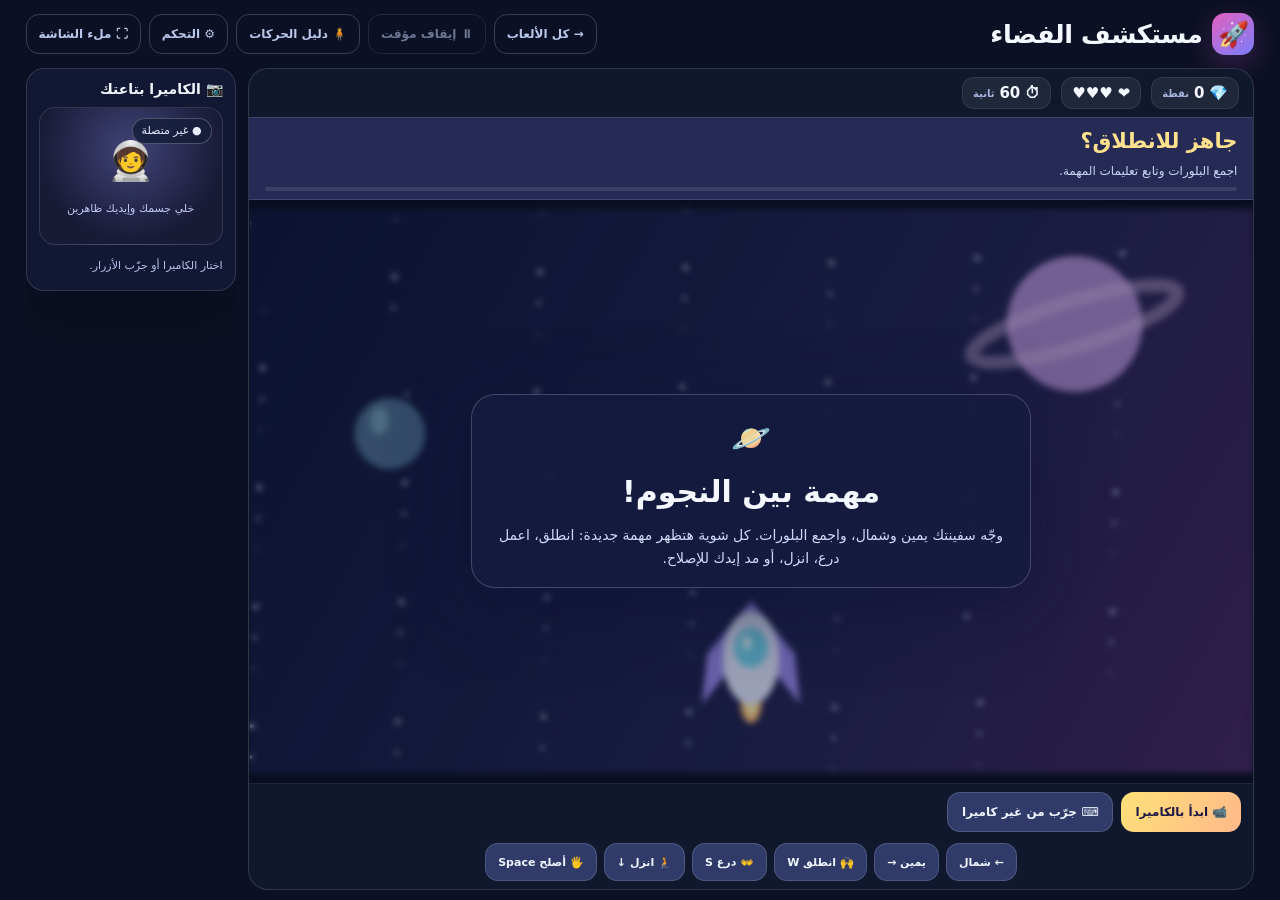
<file: space-explorer.html>
<!doctype html>
<html lang="ar" dir="rtl"><head><meta charset="utf-8"><meta name="viewport" content="width=device-width,initial-scale=1,viewport-fit=cover"><meta name="theme-color" content="#10132a"><title>مستكشف الفضاء | MovMov</title><link rel="stylesheet" href="shared.css"><style>
.mission{padding:15px 20px;background:#252b54;min-height:92px;line-height:1.6;border-block:1px solid #ffffff20}.mission strong{display:block;font-size:19px;color:#ffe18e}.mission span{color:#cbd8f6;font-size:13px}.mission-track{height:5px;background:#ffffff18;margin-top:9px;border-radius:8px;overflow:hidden}.mission-track div{height:100%;background:#83f6ce;width:0%;transition:width .1s}.space-controls{display:flex;flex-wrap:wrap;justify-content:center;gap:8px;padding:12px}.space-controls .btn{touch-action:none;user-select:none;min-width:70px}.space-controls .active{background:#83f6ce;color:#152447}.game canvas{background:#10132a}.overlay-inner{max-width:560px}.top nav{display:flex;gap:8px}.pose-note{font-size:12px;color:#a9b8db;line-height:1.8;margin:10px 0 0}.game canvas{max-height:65vh;object-fit:contain}@media(max-width:560px){.mission strong{font-size:16px}.space-controls{gap:6px}.space-controls .btn{font-size:11px;min-width:55px;padding:10px}.game canvas{min-height:210px;aspect-ratio:16/9}.overlay-inner{padding:12px}.overlay-icon{font-size:24px}.overlay h2{font-size:20px}}
</style><link rel="stylesheet" href="ux.css"><script defer src="js/experience.js"></script></head><body class="game-page"><div class="container"><header class="top"><div class="brand"><div class="mark">🚀</div><div><p class="eyebrow">MOVMOV • SPACE EXPLORER</p><h1>مستكشف الفضاء</h1><p class="subtitle">قُد السفينة بجسمك، وأنقذ الرحلة بحركاتك!</p></div></div><nav class="game-nav" aria-label="خيارات اللعب"><a class="btn muted" href="index.html">→ كل الألعاب</a><button class="btn muted" id="pause" disabled>⏸ إيقاف مؤقت</button><button class="btn muted" id="helpToggle" aria-haspopup="dialog" aria-controls="poseGuide">🧍 دليل الحركات</button><button class="btn muted" id="inputToggle" aria-expanded="false">⚙ التحكم</button><button class="btn muted fullscreen-toggle" type="button">⛶ ملء الشاشة</button></nav></header>
<main class="layout"><section class="panel play-panel"><div class="board-top"><div class="stats"><span class="stat">💎 <span id="score">0</span><small>نقطة</small></span><span class="stat">❤️ <span id="hearts">♥♥♥</span></span><span class="stat">⏱ <span id="time">60</span><small>ثانية</small></span></div><button class="btn muted small" id="calibrate" hidden>🎯 معايرة الوقفة</button></div>
<div class="mission" role="status" aria-live="polite"><strong id="missionTitle">جاهز للانطلاق؟</strong><span id="missionHelp">اجمع البلورات وتابع تعليمات المهمة.</span><div class="mission-track"><div id="missionProgress"></div></div></div>
<div class="game"><canvas id="gameCanvas" width="960" height="540" aria-label="لعبة مستكشف الفضاء: سفينة وبلورات وكويكبات"></canvas><div class="overlay" id="overlay"><div class="overlay-inner"><span class="overlay-icon" id="overlayIcon">🪐</span><h2 id="overlayTitle">مهمة بين النجوم!</h2><p id="overlayText">وجّه سفينتك يمين وشمال، واجمع البلورات. كل شوية هتظهر مهمة جديدة: انطلق، اعمل درع، انزل، أو مد إيدك للإصلاح.</p></div></div></div>
<div class="footer"><div class="actions"><button class="btn primary" id="startCamera">📹 ابدأ بالكاميرا</button><button class="btn secondary" id="startDemo">⌨️ جرّب من غير كاميرا</button><button class="btn muted" id="restart" hidden>↻ مرة كمان</button></div></div>
<div class="space-controls" aria-label="أزرار التحكم"><button class="btn secondary" data-control="left">← شمال</button><button class="btn secondary" data-control="right">يمين →</button><button class="btn secondary" data-control="boost">🙌 انطلق W</button><button class="btn secondary" data-control="shield">👐 درع S</button><button class="btn secondary" data-control="duck">🧎 انزل ↓</button><button class="btn secondary" data-control="repair">🖐️ أصلح Space</button></div></section>
<aside class="aside" id="gameHelp" aria-label="الكاميرا وطريقة اللعب"><section class="panel section"><button class="btn muted details-close" id="detailsClose" type="button">✕ إغلاق التعليمات</button><h3>📷 الكاميرا بتاعتك</h3><div class="cam"><video id="webcam" autoplay muted playsinline></video><canvas id="skeleton" width="320" height="240"></canvas><div class="cam-idle" id="camIdle"><div>🧑‍🚀</div><span>خلي جسمك وإيديك ظاهرين</span></div><span class="indicator" id="indicator">● غير متصلة</span></div><p id="camStatus" class="cam-status">اختار الكاميرا أو جرّب الأزرار.</p><p class="pose-note">في البداية قف مستقيم وسيب إيديك لتحت لمدة ثانيتين للمعايرة. لو غيرت مكانك استخدم «معايرة الوقفة».</p></section>
<section class="panel section"><h3>🕹️ حركات رائد الفضاء</h3><div class="instruction">↔️ اتحرك يمين وشمال لتوجيه السفينة.</div><div class="instruction">🙌 ارفع إيديك الاتنين فوق كتفك للانطلاق.</div><div class="instruction">👐 افرد دراعاتك على الجنب لتفعيل الدرع.</div><div class="instruction">🧎 انزل بجسمك بهدوء لتصغير السفينة.</div><div class="instruction">🖐️ وقت الإصلاح: حرّك إيدك جوه الدائرة المضيئة على صورة الكاميرا.</div><p class="smallprint">بدون كاميرا: ← → للحركة، W للانطلاق، S للدرع، ↓ للنزول، وSpace للإصلاح. اضغط باستمرار على الحركة المطلوبة.</p></section>
<section class="panel section"><h3>🌿 العب براحتك</h3><p class="smallprint">كل مهمة ليها وقت استعداد. مفيش قفز حقيقي مطلوب. تقدر توقف الرحلة في أي وقت. الفيديو بيتعالج على جهازك ومش بيتسجّل؛ تحميل مكتبة MediaPipe والنموذج محتاج إنترنت.</p></section></aside></main></div><script defer src="js/space-explorer.browser.js"></script><dialog id="poseGuide" class="pose-guide" aria-labelledby="poseGuideTitle" aria-describedby="poseGuideIntro"><header class="pose-guide-header"><div><p>قلّد الحركة خطوة بخطوة</p><h2 id="poseGuideTitle">دليل حركات مستكشف الفضاء</h2></div><button type="button" class="btn secondary" id="poseGuideZoom" aria-pressed="false">🔍 تكبير الرسم</button><button type="button" class="btn muted" id="poseGuideClose" aria-label="إغلاق دليل الحركات" autofocus>✕ إغلاق</button></header><div class="pose-guide-content"><p id="poseGuideIntro">بص على الرسم، وجرّب الحركة بهدوء. وقت اللعبة بيقف وانت بتشوف الدليل.</p><div class="pose-guide-art"><img id="poseGuideImage" class="pose-guide-image" src="assets/pose-guides/space-explorer.png" alt="رسم توضيحي لحركات لعبة مستكشف الفضاء. التفاصيل مرقمة أسفل الصورة." loading="lazy"></div><p id="poseGuideError" class="pose-guide-error" hidden>الصورة مش متاحة دلوقتي؛ اتبع الخطوات المكتوبة تحت.</p><ol class="pose-guide-steps"><li>اتحرك يمين وشمال لتوجيه السفينة.</li><li>ارفع إيديك الاتنين فوق كتفك للانطلاق.</li><li>افرد دراعاتك على الجنب عند مستوى الكتف للدرع.</li><li>اثني ركبك وانزل بجسمك بهدوء لتصغير السفينة.</li><li>وقت الإصلاح، خلي إيدك جوه الدائرة المضيئة على صورة الكاميرا.</li></ol><p class="pose-guide-tip">اثبت على الحركة لحد ما شريط المهمة يتملي. خلي جسمك وإيديك ظاهرين للكاميرا.</p></div><footer class="pose-guide-footer"><button type="button" class="btn primary" id="poseGuideReturn">▶ رجوع للعبة</button><button type="button" class="btn secondary" id="detailsToggle" aria-expanded="false" aria-controls="gameHelp">الكاميرا والتعليمات</button></footer></dialog></body></html>
</file>
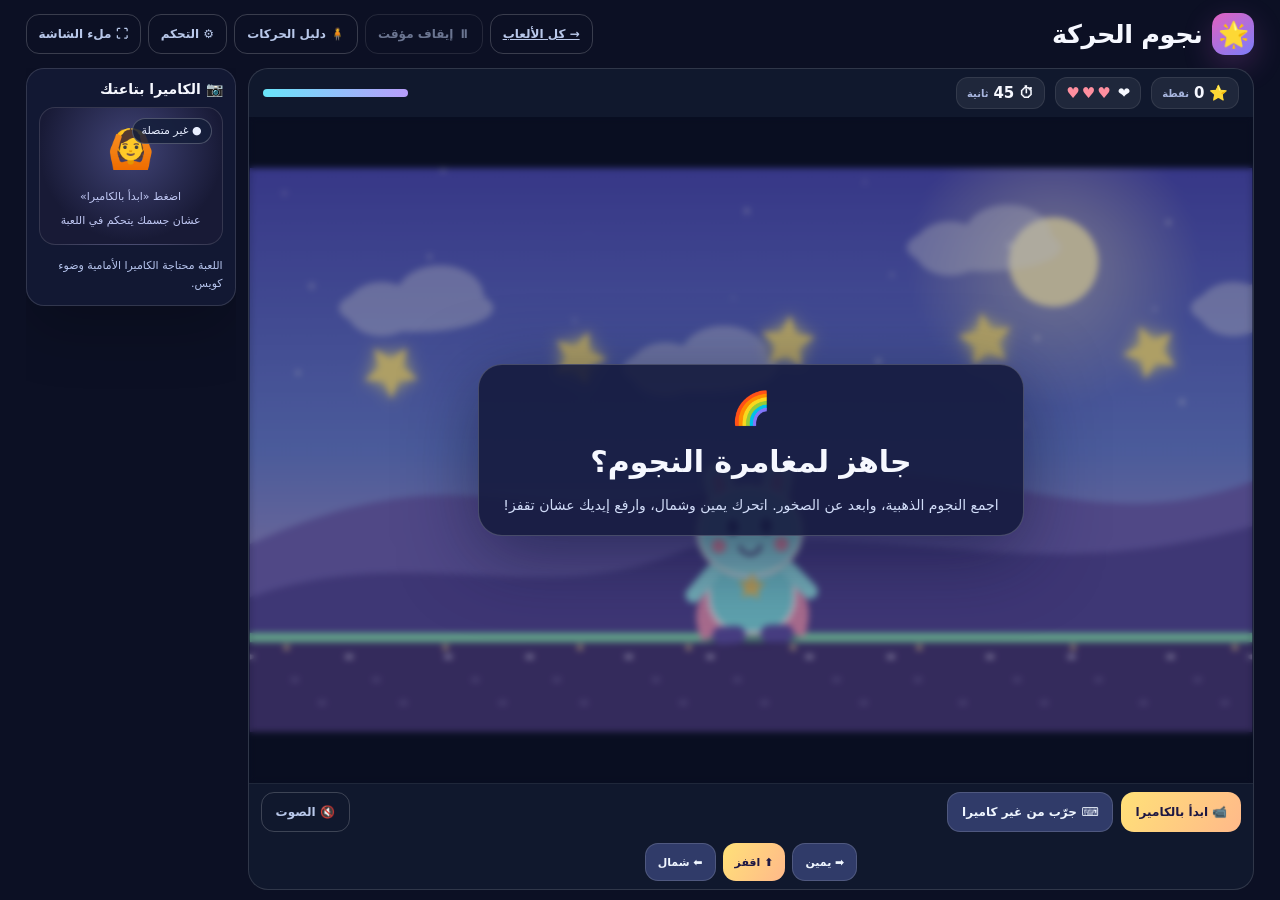
<file: star-motion.html>
<!doctype html>
<html lang="ar" dir="rtl">
<head>
<meta charset="utf-8" />
<meta name="viewport" content="width=device-width,initial-scale=1,viewport-fit=cover" />
<meta name="theme-color" content="#10132a" />
<title>نجوم الحركة | Star Motion</title>
<style>
  :root{--bg:#0c1024;--panel:#171d3a;--line:#ffffff22;--text:#f6f8ff;--dim:#a8b6df;--pink:#ff76ad;--blue:#73e3fc;--gold:#ffde76;--mint:#83f6ce}
  *{box-sizing:border-box} html,body{margin:0;min-height:100%;background:var(--bg);color:var(--text);font-family:system-ui,-apple-system,'Segoe UI',Tahoma,Arial,sans-serif}
  body{background:radial-gradient(ellipse at 80% -10%,#4b3d82 0,transparent 42%),radial-gradient(ellipse at -7% 30%,#113f61 0,transparent 47%),var(--bg);padding:24px clamp(12px,3.2vw,45px) 36px}
  .container{max-width:1380px;margin:auto} .top{display:flex;justify-content:space-between;align-items:center;gap:18px;flex-wrap:wrap;margin-bottom:24px}
  .brand{display:flex;gap:14px;align-items:center}.mark{display:grid;place-items:center;width:58px;height:58px;border-radius:18px;background:linear-gradient(145deg,#e260c0,#7b7efa);font-size:32px;box-shadow:0 10px 30px #c455cc3e}
  h1{margin:0;font-size:clamp(24px,3.4vw,36px);line-height:1.2;letter-spacing:-.4px}.eyebrow{font-size:12px;letter-spacing:2px;color:#c9baff;font-weight:800;margin:0 0 5px;direction:ltr;text-align:right}
  .subtitle{font-size:13px;color:var(--dim);margin:6px 0 0}
  .top-pill{border:1px solid var(--line);background:#ffffff0d;border-radius:100px;padding:10px 14px;color:#c6d3f1;font-size:13px}
  .layout{display:grid;grid-template-columns:minmax(0,1fr) 292px;gap:19px;align-items:start}
  .panel{background:#151b38c9;border:1px solid var(--line);border-radius:24px;box-shadow:0 25px 60px #0003;overflow:hidden}
  .board-top{display:flex;align-items:center;justify-content:space-between;gap:8px;flex-wrap:wrap;padding:15px 18px}
  .stats{display:flex;align-items:center;gap:10px;flex-wrap:wrap}.stat{background:#ffffff11;border:1px solid #ffffff16;padding:8px 12px;border-radius:12px;font-weight:800;font-size:16px;display:flex;align-items:center;gap:7px}.stat small{font-size:11px;color:var(--dim);font-weight:700}
  .hearts{color:#ff8f9f;letter-spacing:2px}.meter{width:145px;height:8px;border-radius:20px;background:#ffffff18;overflow:hidden}.meter>div{width:100%;height:100%;background:linear-gradient(90deg,#69e5fa,#b89dfb);transition:width .1s linear}
  .game{position:relative;background:#221946;overflow:hidden;line-height:0}.game canvas{display:block;width:100%;aspect-ratio:16/9;touch-action:none}
  .overlay{position:absolute;inset:0;display:grid;place-items:center;background:#0c102455;backdrop-filter:blur(3px);z-index:2;line-height:1.6;text-align:center;padding:18px}
  .overlay.hidden{display:none}.overlay-inner{max-width:470px;background:#151b3ee8;border:1px solid #ffffff33;border-radius:24px;padding:26px 29px;box-shadow:0 18px 75px #0b103488}
  .overlay-icon{font-size:47px;display:block;margin:0 0 4px}.overlay h2{font-size:clamp(22px,3vw,29px);margin:0 0 8px}.overlay p{font-size:14px;color:#d1dcf8;margin:0}
  .footer{padding:13px 16px;display:flex;gap:12px;flex-wrap:wrap;align-items:center;justify-content:space-between}
  .actions{display:flex;flex-wrap:wrap;gap:8px}.btn{border:0;border-radius:13px;padding:12px 17px;font-weight:850;font-size:14px;cursor:pointer;font-family:inherit;display:inline-flex;align-items:center;justify-content:center;gap:8px;transition:transform .13s,background .2s;min-height:44px}
  .btn:hover{transform:translateY(-2px)}.btn:active{transform:scale(.97)}.btn:disabled{opacity:.55;cursor:wait;transform:none}
  .primary{color:#1d1743;background:linear-gradient(120deg,#ffe178,#ffb98a)}.secondary{color:#eff6ff;background:#303b69;border:1px solid #ffffff26}.muted{background:transparent;color:#b9c8ea;border:1px solid #ffffff30}.btn.small{padding:10px 13px;min-height:38px;font-size:12px}
  .help{color:#bdc8e8;font-size:12px;line-height:1.5}.aside{display:grid;gap:16px}.section{padding:18px}.section h3{font-size:17px;margin:0 0 13px}.cam{height:204px;position:relative;overflow:hidden;border-radius:16px;border:1px solid #ffffff20;background:radial-gradient(circle at 50% 30%,#414477,#181a36 70%);display:grid;place-items:center}
  .cam video,.cam canvas{position:absolute;inset:0;width:100%;height:100%;object-fit:cover;transform:scaleX(-1)}.cam canvas{pointer-events:none}.cam-idle{text-align:center;color:#c1c9f5;line-height:1.45}.cam-idle div{font-size:56px;margin-bottom:6px}.cam-idle span{font-size:12px}
  .indicator{position:absolute;z-index:1;top:10px;right:10px;background:#151e3ad9;border:1px solid #ffffff3b;border-radius:30px;padding:5px 9px;font-size:11px;color:#e8eeff;line-height:1.3}
  .cam-status{color:#b7c5ee;font-size:12px;line-height:1.8;margin:12px 0 0;min-height:21px}
  .instruction{display:flex;align-items:center;gap:12px;margin:10px 0;background:#ffffff0c;padding:10px;border-radius:13px;font-size:13px;color:#e3eaff}
  .instruction .emoji{display:grid;place-items:center;min-width:39px;height:39px;background:#ffffff15;border-radius:10px;font-size:22px}
  .smallprint{font-size:12px;color:#a9b8db;line-height:1.85;margin:0}.footnote{font-size:12px;color:#92a5cd;margin-top:20px;line-height:1.7}
  .touch-controls{display:none;align-items:center;justify-content:center;gap:11px;padding:0 14px 15px}.touch-controls .btn{min-width:90px;touch-action:none;user-select:none}
  .motion-on{color:#8df7c9}.warn{color:#ffcd95}
  @media(max-width:1080px){.layout{grid-template-columns:minmax(0,1fr) 255px}.cam{height:177px}}
  @media(max-width:800px){.layout{grid-template-columns:1fr}.aside{grid-template-columns:1fr 1fr}.cam{height:180px}.touch-controls{display:flex}}
  @media(max-width:560px){body{padding:13px 9px 20px}.top{margin-bottom:15px}.top-pill{display:none}.brand{gap:10px}.mark{width:46px;height:46px;font-size:25px;border-radius:14px}.eyebrow{font-size:10px}.subtitle{font-size:11px}.panel{border-radius:17px}.board-top{padding:9px}.stat{padding:7px 8px;font-size:13px}.stat small{font-size:10px}.meter{width:66px}.footer{padding:12px}.actions{width:100%}.actions>.btn{flex:1}.aside{grid-template-columns:1fr}.cam{height:220px}.overlay-inner{padding:18px 14px}.overlay-icon{font-size:35px}.overlay p{font-size:12px}.instruction{margin:6px 0}}
</style>
<link rel="stylesheet" href="ux.css"><script defer src="js/experience.js"></script></head>
<body class="game-page">
<div class="container">
  <header class="top">
    <div class="brand"><div class="mark">🌟</div><div><p class="eyebrow">MOVE • PLAY • SMILE</p><h1>نجوم الحركة</h1><p class="subtitle">أنت الريموت كنترول! اتحرك بجسمك والعب بالكاميرا.</p></div></div>
    <nav class="game-nav" aria-label="خيارات اللعب"><a class="btn muted" href="index.html">→ كل الألعاب</a><button class="btn muted" id="pause" disabled>⏸ إيقاف مؤقت</button><button class="btn muted" id="helpToggle" aria-haspopup="dialog" aria-controls="poseGuide">🧍 دليل الحركات</button><button class="btn muted" id="inputToggle" aria-expanded="false">⚙ التحكم</button><button class="btn muted fullscreen-toggle" type="button">⛶ ملء الشاشة</button></nav>
  </header>
  <main class="layout">
    <section class="panel play-panel">
      <div class="board-top">
        <div class="stats"><span class="stat">⭐ <span id="score">0</span> <small>نقطة</small></span><span class="stat">❤️ <span id="hearts" class="hearts">♥♥♥</span></span><span class="stat">⏱ <span id="time">45</span> <small>ثانية</small></span></div>
        <div class="meter" title="الوقت المتبقي"><div id="progress"></div></div>
      </div>
      <div class="game" id="gameDiv">
        <canvas id="gameCanvas" width="960" height="540" aria-label="لعبة جمع النجوم"></canvas>
        <div class="overlay" id="overlay"><div class="overlay-inner"><span class="overlay-icon" id="overlayIcon">🌈</span><h2 id="overlayTitle">جاهز لمغامرة النجوم؟</h2><p id="overlayText">اجمع النجوم الذهبية، وابعد عن الصخور. اتحرك يمين وشمال، وارفع إيديك عشان تقفز!</p></div></div>
      </div>
      <div class="footer"><div class="actions"><button class="btn primary" id="startCamera">📹 ابدأ بالكاميرا</button><button class="btn secondary" id="startDemo">⌨️ جرّب من غير كاميرا</button><button class="btn muted small" id="restart" hidden>↻ مرة كمان</button></div><button class="btn muted small" id="sound">🔇 الصوت</button></div>
      <div class="touch-controls" id="touchControls"><button class="btn secondary" id="goRight">➡️ يمين</button><button class="btn primary" id="goJump">⬆️ اقفز</button><button class="btn secondary" id="goLeft">⬅️ شمال</button></div>
    </section>
    <aside class="aside" id="gameHelp" aria-label="الكاميرا وطريقة اللعب">
      <section class="panel section"><button class="btn muted details-close" id="detailsClose" type="button">✕ إغلاق التعليمات</button><h3>📷 الكاميرا بتاعتك</h3><div class="cam"><video autoplay muted playsinline id="webcam"></video><canvas id="skeleton" width="320" height="240"></canvas><div class="cam-idle" id="camIdle"><div>🙆</div><span>اضغط «ابدأ بالكاميرا»<br>عشان جسمك يتحكم في اللعبة</span></div><span class="indicator" id="indicator">● غير متصلة</span></div><p id="camStatus" class="cam-status">اللعبة محتاجة الكاميرا الأمامية وضوء كويس.</p></section>
      <section class="panel section"><h3>🕹️ إزاي نلعب؟</h3><div class="instruction"><span class="emoji">↔️</span><span>اتحرك <b>يمين وشمال</b> علشان تجمع النجوم.</span></div><div class="instruction"><span class="emoji">🙌</span><span>ارفع <b>إيديك الاتنين</b> عشان تقفز فوق العوائق.</span></div><div class="instruction"><span class="emoji">⭐</span><span>اجمع أكبر عدد نجوم في <b>45 ثانية</b>.</span></div><p class="smallprint">للتجربة بدون كاميرا: الأسهم ← → للحركة، ومسطرة المسافة للقفز. وعلى الموبايل استخدم الأزرار تحت اللعبة.</p></section>
      <section class="panel section"><h3>🔒 الخصوصية والسلامة</h3><p class="smallprint">اللعبة لا تسجّل الفيديو ولا ترسله إلى خادم تابع لها. معالجة وضعية الجسم تتم على الجهاز باستخدام MediaPipe؛ تحميل مكتبة التتبع والنموذج يحتاج إنترنت، وقد تنطبق سياسة بيانات المكتبة الخارجية. العب في مساحة فاضية بعيد عن الأثاث، ومع إشراف بالغ للصغار.</p></section>
    </aside>
  </main>
  <p class="footnote">نسخة تجريبية (Prototype) • أفضل تجربة على لابتوب بكاميرا أمامية ومتصفح حديث. لو فتح الكاميرا من الملف مباشرة لم ينجح، شغّل الصفحة على localhost أو استضافة HTTPS.</p>
</div>
<script>
(()=>{
'use strict';
const W=960,H=540, groundY=445, GAME_TIME=45;
const $=id=>document.getElementById(id);
const canvas=$('gameCanvas'),ctx=canvas.getContext('2d');
const camera=$('webcam'),skeleton=$('skeleton'),sk=skeleton.getContext('2d');
const ui={score:$('score'), hearts:$('hearts'),time:$('time'),progress:$('progress'),overlay:$('overlay'),icon:$('overlayIcon'),title:$('overlayTitle'),text:$('overlayText'),camStatus:$('camStatus'),camIdle:$('camIdle'),indicator:$('indicator'),startCamera:$('startCamera'),startDemo:$('startDemo'),restart:$('restart'),sound:$('sound')};
let state='idle',mode='demo',landmarker=null,stream=null,lastVideoTime=-1,lastPoseTime=0,lastPoseSeen=0,poseRaised=false;
let audio=null,soundOn=false,score=0,health=3,remaining=GAME_TIME,elapsed=0,objects=[],particles=[],spawnTimer=.7,obstacleTimer=2.4;
let playerX=W/2,targetX=W/2,jumpH=0,jumpVel=0,invincible=0,camReady=false,rafLast=performance.now(),ambientTime=0;
const keys={left:false,right:false};let touchLeft=false,touchRight=false;
const rand=(a,b)=>Math.random()*(b-a)+a;
const clamp=(x,a,b)=>Math.max(a,Math.min(b,x));
const roundRect=(x,y,w,h,r)=>{ctx.beginPath();ctx.roundRect(x,y,w,h,r)};
function drawStar(x,y,r,rot=0,points=5){ctx.beginPath();for(let i=0;i<points*2;i++){let a=rot+(-Math.PI/2)+i*Math.PI/points;const rr=i%2===0?r:r*.46; const xx=x+rr*Math.cos(a),yy=y+rr*Math.sin(a); if(i===0)ctx.moveTo(xx,yy);else ctx.lineTo(xx,yy)}ctx.closePath()}
function tone(freq=540,dur=.09,wave='sine'){if(!soundOn)return;try{audio??=new (window.AudioContext||window.webkitAudioContext)();if(audio.state==='suspended')audio.resume();let o=audio.createOscillator(),g=audio.createGain();o.type=wave;o.frequency.setValueAtTime(freq,audio.currentTime);o.frequency.exponentialRampToValueAtTime(Math.max(50,freq*.68),audio.currentTime+dur);g.gain.setValueAtTime(.10,audio.currentTime);g.gain.exponentialRampToValueAtTime(.001,audio.currentTime+dur);o.connect(g).connect(audio.destination);o.start();o.stop(audio.currentTime+dur+.01)}catch(e){}}
function hud(){ui.score.textContent=score;ui.hearts.textContent='♥'.repeat(health)+'♡'.repeat(3-health);ui.time.textContent=Math.ceil(remaining);ui.progress.style.width=(remaining/GAME_TIME*100)+'%'}
function overlay(icon,title,text){ui.icon.textContent=icon;ui.title.textContent=title;ui.text.textContent=text;ui.overlay.classList.remove('hidden')}
function hideOverlay(){ui.overlay.classList.add('hidden')}
function resetGame(newMode){mode=newMode;score=0;health=3;remaining=GAME_TIME;elapsed=0;objects=[];particles=[];spawnTimer=.7;obstacleTimer=2.5;playerX=W/2;targetX=W/2;jumpVel=0;jumpH=0;invincible=0;state='playing';pauseButton.disabled=false;pauseButton.textContent='⏸ إيقاف مؤقت';poseRaised=false;ui.restart.hidden=true;hud();hideOverlay();ui.startCamera.textContent=mode==='camera'?'🎥 الكاميرا شغالة':'📹 ابدأ بالكاميرا';ui.startDemo.textContent='⌨️ جرّب من غير كاميرا';tone(700,.13)}
function finish(){if(state!=='playing')return;state='over';pauseButton.disabled=true;ui.restart.hidden=false;let title=health===0?'محاولة شجاعة!':'يا بطل النجوم!';let message=`جمعت ${score} نجمة! ${score>=15?'أداء خارق 🌟':score>=7?'شغل ممتاز! 🎉':'جرّب تاني واجمع أكتر 💛'}`;overlay(score>=15?'🏆':score>=7?'🎉':'💫',title,message);tone(880,.25)}
function jump(){if(state!=='playing'||jumpH>2||jumpVel!==0)return;jumpVel=780;tone(630,.11)}
function puff(x,y,col='#ffe58c',count=9){for(let i=0;i<count;i++){const a=rand(0,Math.PI*2),s=rand(35,160);particles.push({x,y,vx:Math.cos(a)*s,vy:Math.sin(a)*s,life:rand(.3,.75),max:.75,col,r:rand(2,5)})}}
function spawn(kind){objects.push({kind,x:rand(65,W-65),y:-40,r:kind==='star'?19:27,vy:rand(165,210)+elapsed*2.3,rot:rand(0,6),phase:rand(0,6),done:false})}
function update(dt){ambientTime+=dt;if(state!=='playing')return;
  elapsed+=dt;remaining=Math.max(0,GAME_TIME-elapsed);if(remaining<=0){finish();hud();return}
  if(mode==='demo'){let vx=(keys.right||touchRight?1:0)-(keys.left||touchLeft?1:0);targetX=clamp(targetX+vx*430*dt,60,W-60)}
  playerX+=(targetX-playerX)*Math.min(1,dt*(mode==='camera'?9:13));
  if(jumpVel!==0||jumpH>0){jumpH+=jumpVel*dt;jumpVel-=1910*dt;if(jumpH<=0){jumpH=0;jumpVel=0}}
  invincible=Math.max(0,invincible-dt);
  spawnTimer-=dt;obstacleTimer-=dt;
  if(spawnTimer<=0){spawn('star');spawnTimer=rand(.48,.84)*(1-elapsed/GAME_TIME*.23)}
  if(obstacleTimer<=0){spawn('rock');obstacleTimer=rand(2.1,3.4)}
  for(const obj of objects){obj.y+=obj.vy*dt;obj.rot+=dt*(obj.kind==='star'?2.1:1.1);
    const headY=groundY-69-jumpH;
    if(obj.kind==='star' && Math.abs(obj.x-playerX)<67 && Math.abs(obj.y-headY)<66){obj.done=true;score++;puff(obj.x,obj.y,'#ffea93',13);tone(780+Math.min(score,12)*28,.095)}
    else if(obj.kind==='rock'&&invincible===0&&Math.abs(obj.x-playerX)<56&&obj.y>groundY-103&&obj.y<groundY-35 &&jumpH<57){obj.done=true;health--;invincible=1.25;puff(obj.x,obj.y,'#bca2f2',15);tone(230,.25,'sawtooth');if(health<=0){finish();break}}
    if(obj.y>groundY+80)obj.done=true;
  }
  objects=objects.filter(o=>!o.done);
  for(const p of particles){p.x+=p.vx*dt;p.y+=p.vy*dt;p.vy+=150*dt;p.life-=dt}particles=particles.filter(p=>p.life>0);hud();
}
function drawBackground(){
 let sky=ctx.createLinearGradient(0,0,0,H);sky.addColorStop(0,'#4d4cb9');sky.addColorStop(.5,'#6b82d7');sky.addColorStop(1,'#e4adcf');ctx.fillStyle=sky;ctx.fillRect(0,0,W,H);
 // distant moon with halo
 let glow=ctx.createRadialGradient(770,90,5,770,90,140);glow.addColorStop(0,'#fff6c877');glow.addColorStop(1,'#fff2b700');ctx.fillStyle=glow;ctx.fillRect(630,-45,280,280);ctx.beginPath();ctx.arc(770,90,43,0,Math.PI*2);ctx.fillStyle='#fff3c5';ctx.fill();
 for(let i=0;i<21;i++){let x=(i*139+33)%W,y=(i*61+24)%255;let a=.35+(.3*Math.sin(ambientTime*1.8+i));ctx.fillStyle=`rgba(255,255,255,${a})`;ctx.beginPath();ctx.arc(x,y,1.5+(i%3)*.7,0,Math.PI*2);ctx.fill()}
 for(let i=0;i<5;i++){let x=(((i*270+60)+ambientTime*(7+i*2))%(W+300))-180,y=76+(i%3)*58;ctx.fillStyle='#ffffff60';ctx.beginPath();ctx.ellipse(x,y,74,23,0,0,Math.PI*2);ctx.ellipse(x-33,y+1,34,26,0,0,Math.PI*2);ctx.ellipse(x+23,y-11,42,30,0,0,Math.PI*2);ctx.fill()}
 ctx.fillStyle='#7265b8';ctx.beginPath();ctx.moveTo(0,360);ctx.bezierCurveTo(220,260,260,360,460,305);ctx.bezierCurveTo(690,255,790,365,960,300);ctx.lineTo(W,H);ctx.lineTo(0,H);ctx.fill();
 ctx.fillStyle='#584b9e';ctx.beginPath();ctx.moveTo(0,411);ctx.bezierCurveTo(160,354,280,427,420,364);ctx.bezierCurveTo(635,335,740,405,960,343);ctx.lineTo(W,H);ctx.lineTo(0,H);ctx.fill();
 // soft grassy platform
 ctx.fillStyle='#493979';ctx.fillRect(0,groundY+4,W,H-groundY);ctx.fillStyle='#8ce6bb';ctx.fillRect(0,groundY,W,9);
 for(let i=0;i<40;i++){const x=i*29+((i*31)%17),y=groundY+23+(i%3)*22;ctx.fillStyle=i%3===0?'#b3a9d2':'#695b99';ctx.beginPath();ctx.ellipse(x,y,4.2,2.4,0,0,Math.PI*2);ctx.fill()}
 for(let i=0;i<8;i++){let x=35+i*127+Math.sin(i)*30;ctx.fillStyle='#fbda9d';drawStar(x,groundY+14,4,ambientTime*.3+i);ctx.fill()}
}
function drawPlayer(){const y=groundY-59-jumpH;if(invincible>0&&Math.floor(invincible*11)%2===0)return;
 // shadow
 ctx.fillStyle='#251c4c54';ctx.beginPath();ctx.ellipse(playerX,groundY+4,46-Math.min(jumpH*.11,26),9,0,0,Math.PI*2);ctx.fill();
 ctx.save();ctx.translate(playerX,y);ctx.rotate(Math.sin(ambientTime*5)*.035);
 // rabbit ears behind head
 ctx.fillStyle='#a4f4fa';ctx.strokeStyle='#f5fdff';ctx.lineWidth=3;
 for(let sign of [-1,1]){ctx.save();ctx.translate(sign*20,-46);ctx.rotate(sign*.2);roundRect(-12,-57,24,69,12);ctx.fill();ctx.stroke();roundRect(-6,-49,12,49,7);ctx.fillStyle='#ffadcb';ctx.fill();ctx.fillStyle='#a4f4fa';ctx.restore()}
 // cape
 ctx.fillStyle='#f69ac2';ctx.beginPath();ctx.moveTo(-30,5);ctx.quadraticCurveTo(-65,28,-49,65);ctx.quadraticCurveTo(0,46,49,65);ctx.quadraticCurveTo(65,24,30,5);ctx.fill();
 // body
 roundRect(-41,-26,82,85,34);ctx.fillStyle='#89ecf3';ctx.fill();ctx.strokeStyle='#fff7fd';ctx.lineWidth=4;ctx.stroke();
 // head
 ctx.beginPath();ctx.ellipse(0,-38,49,43,0,0,Math.PI*2);ctx.fillStyle='#a5faff';ctx.fill();ctx.strokeStyle='#edffff';ctx.lineWidth=4;ctx.stroke();
 ctx.fillStyle='#322e6d';ctx.beginPath();ctx.ellipse(-16,-43,5.5,7.4,0,0,Math.PI*2);ctx.ellipse(16,-43,5.5,7.4,0,0,Math.PI*2);ctx.fill();
 ctx.strokeStyle='#553b7c';ctx.lineWidth=2.8;ctx.beginPath();ctx.arc(0,-26,10,.1,Math.PI-.1);ctx.stroke();
 ctx.fillStyle='#ff9fb8';ctx.beginPath();ctx.arc(-30,-25,7,0,Math.PI*2);ctx.arc(30,-25,7,0,Math.PI*2);ctx.fill();
 // shirt star
 drawStar(0,15,14,Math.sin(ambientTime)*.15);ctx.fillStyle='#ffda71';ctx.fill();
 // feet
 ctx.fillStyle='#6555b0';roundRect(-39,52,32,17,9);ctx.fill();roundRect(7,52,32,17,9);ctx.fill();
 // waving hands when jumping
 ctx.lineCap='round';ctx.strokeStyle='#a5faff';ctx.lineWidth=15;ctx.beginPath();if(jumpH>5){ctx.moveTo(-36,-4);ctx.lineTo(-62,-43);ctx.moveTo(36,-4);ctx.lineTo(62,-43)}else{ctx.moveTo(-37,0);ctx.lineTo(-56,21);ctx.moveTo(37,0);ctx.lineTo(56,21)}ctx.stroke();ctx.restore();
}
function drawObject(o){ctx.save();ctx.translate(o.x,o.y);ctx.rotate(o.rot);
 if(o.kind==='star'){ctx.shadowColor='#ffe481';ctx.shadowBlur=22;drawStar(0,0,26);ctx.fillStyle='#ffde5e';ctx.fill();ctx.shadowBlur=0;drawStar(0,0,16);ctx.fillStyle='#fff2a7';ctx.fill();ctx.fillStyle='#af6c1e';ctx.beginPath();ctx.arc(-6,-3,2.3,0,Math.PI*2);ctx.arc(6,-3,2.3,0,Math.PI*2);ctx.fill();ctx.strokeStyle='#af6c1e';ctx.lineWidth=1.8;ctx.beginPath();ctx.arc(0,2,5,0,Math.PI);ctx.stroke()}
 else{ctx.fillStyle='#3b2e69';ctx.beginPath();ctx.moveTo(-28,-20);ctx.lineTo(-11,-35);ctx.lineTo(15,-30);ctx.lineTo(34,-10);ctx.lineTo(26,20);ctx.lineTo(-5,33);ctx.lineTo(-34,9);ctx.closePath();ctx.fill();ctx.strokeStyle='#bca9e4';ctx.lineWidth=3;ctx.stroke();ctx.fillStyle='#7766a5';ctx.beginPath();ctx.ellipse(-8,-9,9,6,.5,0,Math.PI*2);ctx.ellipse(15,11,7,9,.4,0,Math.PI*2);ctx.fill()}
 ctx.restore()}
function draw(){drawBackground();
 if(state==='idle'){[135,315,515,705,863].forEach((x,i)=>{const y=180+Math.sin(ambientTime*2+i)*16;ctx.save();ctx.translate(x,y);ctx.rotate(ambientTime*.6+i);drawStar(0,0,27);ctx.fillStyle='#ffe786';ctx.shadowColor='#fff38a';ctx.shadowBlur=15;ctx.fill();ctx.restore()})}
 for(const o of objects)drawObject(o);
 drawPlayer();for(const p of particles){ctx.globalAlpha=clamp(p.life/p.max,0,1);ctx.fillStyle=p.col;ctx.beginPath();ctx.arc(p.x,p.y,p.r,0,Math.PI*2);ctx.fill()}ctx.globalAlpha=1;
 if(state==='playing'&&mode==='camera'&&lastPoseSeen>0&&performance.now()-lastPoseSeen>2000){ctx.fillStyle='#25204dbb';roundRect(310,15,340,38,16);ctx.fill();ctx.font='bold 18px system-ui';ctx.textAlign='center';ctx.fillStyle='#fff';ctx.fillText('📷 قف قدام الكاميرا عشان نقدر نشوفك',480,40)}
}
function frame(t){let dt=Math.min((t-rafLast)/1000,.05);rafLast=t;update(dt);draw();if(mode==='camera'&&camReady&&landmarker&&state==='playing')runPose(t);requestAnimationFrame(frame)}
function status(message,type=''){ui.camStatus.textContent=message;ui.camStatus.className='cam-status '+type}
function visible(l){return l&&(l.visibility===undefined||l.visibility>.48)}
function renderSkeleton(lm){sk.clearRect(0,0,320,240);if(!lm)return;const links=[[11,12],[11,13],[13,15],[12,14],[14,16],[11,23],[12,24],[23,24],[23,25],[25,27],[24,26],[26,28]];sk.strokeStyle='#86ffe0';sk.lineWidth=3;sk.lineCap='round';for(const [a,b] of links){if(!visible(lm[a])||!visible(lm[b]))continue;sk.beginPath();sk.moveTo(lm[a].x*320,lm[a].y*240);sk.lineTo(lm[b].x*320,lm[b].y*240);sk.stroke()}sk.fillStyle='#ffe578';for(const i of [11,12,13,14,15,16,23,24]){if(visible(lm[i])){sk.beginPath();sk.arc(lm[i].x*320,lm[i].y*240,4.2,0,Math.PI*2);sk.fill()}}}
function runPose(now){if(now-lastPoseTime<95||camera.readyState<2||camera.currentTime===lastVideoTime)return;lastPoseTime=now;lastVideoTime=camera.currentTime;
 try{const out=landmarker.detectForVideo(camera,now);const lm=out.landmarks?.[0];renderSkeleton(lm);if(!lm||!visible(lm[11])||!visible(lm[12])){if(now-lastPoseSeen>2500)status('مش شايف جسمك كويس؛ ارجع قدام الكاميرا.','warn');return}
 lastPoseSeen=now;status('✔ ممتاز! جسمك متتبع، اتحرك والعب.','motion-on');
 const shoulders=(lm[11].x+lm[12].x)/2;targetX=clamp((1-shoulders)*W,60,W-60);
 const raised=visible(lm[15])&&visible(lm[16])&&lm[15].y<lm[11].y-.075&&lm[16].y<lm[12].y-.075;
 if(raised&&!poseRaised)jump();poseRaised=raised;
 }catch(error){console.warn('Pose detection failed',error);status('في مشكلة مؤقتة في تتبع الجسم. ممكن تجرب طريقة الأسهم.','warn')}
}
async function cameraStart(){ui.startCamera.disabled=true;ui.startCamera.textContent='⏳ جاري تشغيل الكاميرا...';status('بنطلب إذن الكاميرا ونحمّل نموذج الذكاء الاصطناعي...');
 try{
  if(!navigator.mediaDevices?.getUserMedia)throw new Error('الكاميرا محتاجة HTTPS أو localhost ومتصفح حديث.');
  if(!stream){stream=await navigator.mediaDevices.getUserMedia({video:{facingMode:'user',width:{ideal:640},height:{ideal:480},frameRate:{ideal:30}},audio:false});camera.srcObject=stream;await camera.play()}
  ui.camIdle.style.display='none';ui.indicator.textContent='● جاري التحميل';
  if(!landmarker){const vision=await import('https://cdn.jsdelivr.net/npm/@mediapipe/tasks-vision@0.10.35/+esm');const wasm=await vision.FilesetResolver.forVisionTasks('https://cdn.jsdelivr.net/npm/@mediapipe/tasks-vision@0.10.35/wasm');
   const config={baseOptions:{modelAssetPath:'https://storage.googleapis.com/mediapipe-models/pose_landmarker/pose_landmarker_lite/float16/1/pose_landmarker_lite.task',delegate:'GPU'},runningMode:'VIDEO',numPoses:1,minPoseDetectionConfidence:.52,minPosePresenceConfidence:.52,minTrackingConfidence:.52};
   try{landmarker=await vision.PoseLandmarker.createFromOptions(wasm,config)}catch(gpuError){console.warn('GPU unavailable, switching to CPU',gpuError);config.baseOptions.delegate='CPU';landmarker=await vision.PoseLandmarker.createFromOptions(wasm,config)}
  }
  camReady=true;lastPoseSeen=0;lastPoseTime=0;lastVideoTime=-1;ui.indicator.textContent='● الكاميرا شغالة';status('تمام! قف على بُعد متر ونص تقريبًا، وخلي كتفك وإيديك باينين.','motion-on');resetGame('camera');
 }catch(error){console.error(error);ui.indicator.textContent='● غير متصلة';let msg=error?.name==='NotAllowedError'?'اذن الكاميرا اترفض. اسمح للمتصفح باستخدامها وجرب تاني.':error?.name==='NotFoundError'?'مفيش كاميرا متاحة على الجهاز.':'تعذّر تشغيل تتبع الجسم: '+(error.message||'اتأكد من الإنترنت وجرب تاني.');status(msg,'warn');overlay('📷','محتاجين الكاميرا',msg+' تقدر كمان تجرب اللعبة بالأسهم من غير كاميرا.');state='idle';camReady=false}
 finally{ui.startCamera.disabled=false;if(!camReady)ui.startCamera.textContent='📹 حاول تشغيل الكاميرا'}
}

const pauseButton=$('pause');
function pauseGame(){if(state==='playing'){state='paused';keys.left=keys.right=touchLeft=touchRight=false;overlay('⏸','خد وقتك','اضغط «كمّل اللعب» لما تكون جاهز.');pauseButton.textContent='▶ كمّل اللعب';}else if(state==='paused'){state='playing';hideOverlay();pauseButton.textContent='⏸ إيقاف مؤقت';pauseButton.blur();}}
pauseButton.addEventListener('click',pauseGame);
window.addEventListener('keydown',ev=>{if(ev.key==='Escape'&&!ev.repeat)pauseGame()});
document.addEventListener('visibilitychange',()=>{if(document.hidden&&state==='playing')pauseGame()});
ui.startCamera.addEventListener('click',cameraStart);
ui.startDemo.addEventListener('click',()=>{resetGame('demo');status(stream?'الكاميرا متاحة، لكن التحكم الآن بالأسهم.':'بتلعب دلوقتي بالأسهم (أو أزرار الشاشة).');ui.indicator.textContent=stream?'● وضع الأسهم':'● تجربة بدون كاميرا'});
ui.restart.addEventListener('click',()=>resetGame(mode));
ui.sound.addEventListener('click',()=>{soundOn=!soundOn;ui.sound.textContent=soundOn?'🔊 الصوت شغال':'🔇 الصوت';if(soundOn)tone(750,.13)});
window.addEventListener('keydown',ev=>{if(['ArrowLeft','ArrowRight',' ','ArrowUp'].includes(ev.key))ev.preventDefault();if(ev.key==='ArrowLeft')keys.left=true;if(ev.key==='ArrowRight')keys.right=true;if((ev.key===' '||ev.key==='ArrowUp')&&!ev.repeat)jump()});
window.addEventListener('keyup',ev=>{if(ev.key==='ArrowLeft')keys.left=false;if(ev.key==='ArrowRight')keys.right=false});
function hold(id,side){const el=$(id);const on=ev=>{ev.preventDefault();if(side==='jump')jump();else if(side==='left')touchLeft=true;else touchRight=true;try{el.setPointerCapture(ev.pointerId)}catch(e){}};const off=()=>{if(side==='left')touchLeft=false;if(side==='right')touchRight=false};el.addEventListener('pointerdown',on);el.addEventListener('pointerup',off);el.addEventListener('pointercancel',off);el.addEventListener('lostpointercapture',off)}
hold('goLeft','left');hold('goRight','right');hold('goJump','jump');
window.addEventListener('beforeunload',()=>{if(stream)stream.getTracks().forEach(t=>t.stop());try{landmarker?.close()}catch(e){}});
hud();requestAnimationFrame(frame);
})();
</script>
<dialog id="poseGuide" class="pose-guide" aria-labelledby="poseGuideTitle" aria-describedby="poseGuideIntro"><header class="pose-guide-header"><div><p>قلّد الحركة خطوة بخطوة</p><h2 id="poseGuideTitle">دليل حركات نجوم الحركة</h2></div><button type="button" class="btn secondary" id="poseGuideZoom" aria-pressed="false">🔍 تكبير الرسم</button><button type="button" class="btn muted" id="poseGuideClose" aria-label="إغلاق دليل الحركات" autofocus>✕ إغلاق</button></header><div class="pose-guide-content"><p id="poseGuideIntro">بص على الرسم، وجرّب الحركة بهدوء. وقت اللعبة بيقف وانت بتشوف الدليل.</p><div class="pose-guide-art"><img id="poseGuideImage" class="pose-guide-image" src="assets/pose-guides/star-motion.png" alt="رسم توضيحي لحركات لعبة نجوم الحركة. التفاصيل مرقمة أسفل الصورة." loading="lazy"></div><p id="poseGuideError" class="pose-guide-error" hidden>الصورة مش متاحة دلوقتي؛ اتبع الخطوات المكتوبة تحت.</p><ol class="pose-guide-steps"><li>اتحرك يمين وشمال عشان الأرنب يتحرك.</li><li>ارفع إيديك الاتنين فوق كتفك عشان تقفز جوه اللعبة. رجّع إيديك لتحت قبل القفزة الجاية.</li></ol><p class="pose-guide-tip">القفز جوه اللعبة بس — خليك واقف على الأرض. خلي جسمك وإيديك ظاهرين للكاميرا.</p></div><footer class="pose-guide-footer"><button type="button" class="btn primary" id="poseGuideReturn">▶ رجوع للعبة</button><button type="button" class="btn secondary" id="detailsToggle" aria-expanded="false" aria-controls="gameHelp">الكاميرا والتعليمات</button></footer></dialog></body>
</html>
</file>
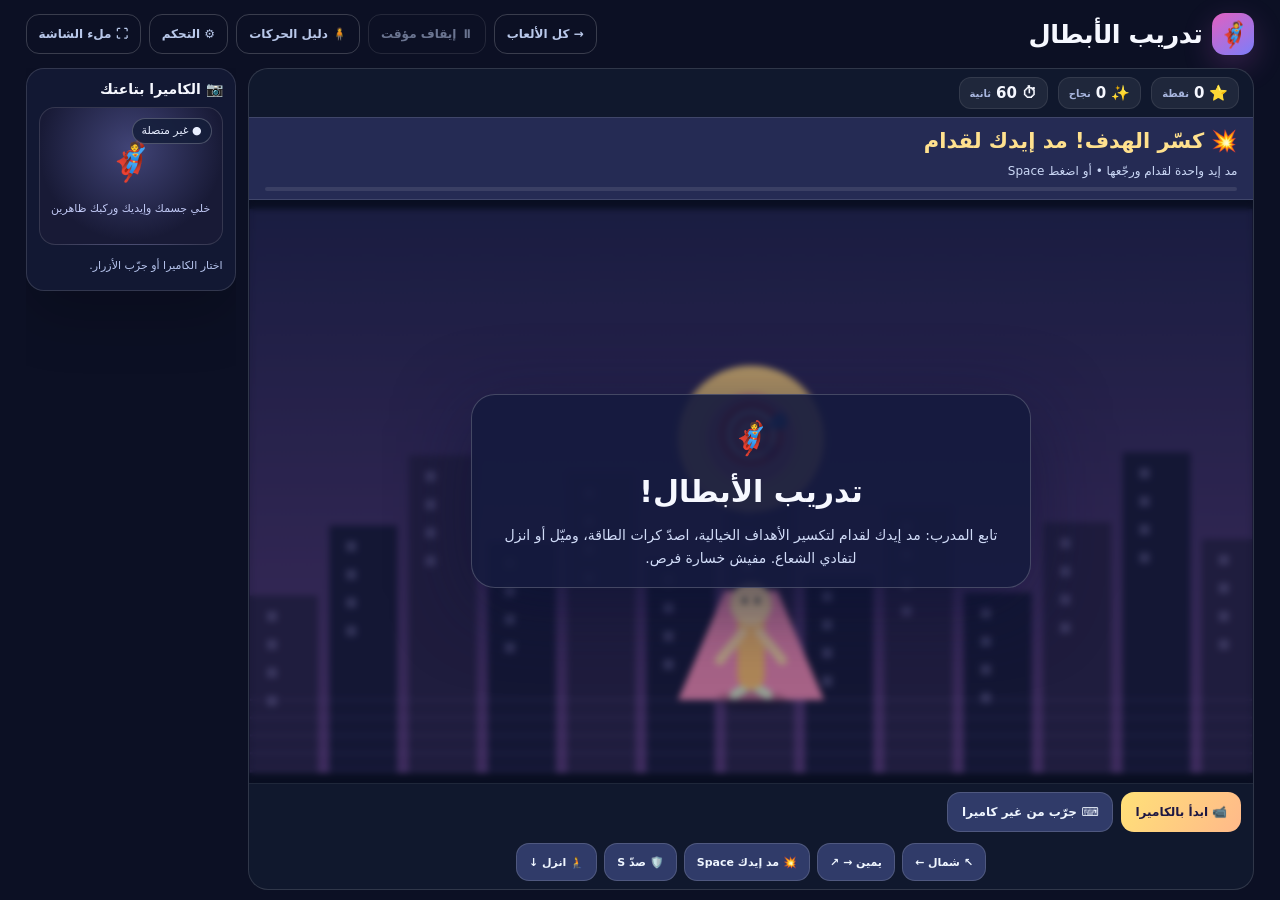
<file: superhero-training.html>
<!doctype html>
<html lang="ar" dir="rtl"><head><meta charset="utf-8"><meta name="viewport" content="width=device-width,initial-scale=1,viewport-fit=cover"><meta name="theme-color" content="#10132a"><title>تدريب الأبطال | MovMov</title><link rel="stylesheet" href="shared.css"><style>
.mission{padding:15px 20px;background:#252b54;min-height:92px;line-height:1.6;border-block:1px solid #ffffff20}.mission strong{display:block;font-size:19px;color:#ffe18e}.mission span{color:#cbd8f6;font-size:13px}.mission-track{height:5px;background:#ffffff18;margin-top:9px;border-radius:8px;overflow:hidden}.mission-track div{height:100%;background:#83f6ce;width:0%;transition:width .1s}.space-controls{display:flex;flex-wrap:wrap;justify-content:center;gap:8px;padding:12px}.space-controls .btn{touch-action:none;user-select:none;min-width:70px}.space-controls .active{background:#83f6ce;color:#152447}.game canvas{background:#10132a}.overlay-inner{max-width:560px}.top nav{display:flex;gap:8px}.pose-note{font-size:12px;color:#a9b8db;line-height:1.8;margin:10px 0 0}.game canvas{max-height:65vh;object-fit:contain}@media(max-width:560px){.mission strong{font-size:16px}.space-controls{gap:6px}.space-controls .btn{font-size:11px;min-width:55px;padding:10px}.game canvas{min-height:210px;aspect-ratio:16/9}.overlay-inner{padding:12px}.overlay-icon{font-size:24px}.overlay h2{font-size:20px}}

.game canvas{max-height:none;min-height:0;aspect-ratio:16/9;object-fit:fill}.cam{aspect-ratio:4/3;height:auto}.cam video,.cam canvas{object-fit:contain}.space-controls .btn{min-width:44px}.mission{min-height:105px}
</style><link rel="stylesheet" href="ux.css"><script defer src="js/experience.js"></script></head><body data-game="superhero" class="game-page"><div class="container"><header class="top"><div class="brand"><div class="mark">🦸</div><div><p class="eyebrow">MOVMOV • SUPERHERO TRAINING</p><h1>تدريب الأبطال</h1><p class="subtitle">مد إيدك، صدّ الطاقة، وتفادى الشعاع!</p></div></div><nav class="game-nav" aria-label="خيارات اللعب"><a class="btn muted" href="index.html">→ كل الألعاب</a><button class="btn muted" id="pause" disabled>⏸ إيقاف مؤقت</button><button class="btn muted" id="helpToggle" aria-haspopup="dialog" aria-controls="poseGuide">🧍 دليل الحركات</button><button class="btn muted" id="inputToggle" aria-expanded="false">⚙ التحكم</button><button class="btn muted fullscreen-toggle" type="button">⛶ ملء الشاشة</button></nav></header>
<main class="layout"><section class="panel play-panel"><div class="board-top"><div class="stats"><span class="stat">⭐ <span id="score">0</span><small>نقطة</small></span><span class="stat">✨ <span id="hearts">0</span><small>نجاح</small></span><span class="stat">⏱ <span id="time">60</span><small>ثانية</small></span></div><button class="btn muted small" id="calibrate" hidden>🎯 معايرة الوقفة</button></div>
<div class="mission" role="status" aria-live="polite"><strong id="missionTitle">جاهز للانطلاق؟</strong><span id="missionHelp">اجمع البلورات وتابع تعليمات المهمة.</span><div class="mission-track"><div id="missionProgress"></div></div></div>
<div class="game"><canvas id="gameCanvas" width="960" height="540" aria-label="لعبة تدريب الأبطال"></canvas><div class="overlay" id="overlay"><div class="overlay-inner"><span class="overlay-icon" id="overlayIcon">🦸</span><h2 id="overlayTitle">تدريب الأبطال!</h2><p id="overlayText">تابع المدرب: مد إيدك لقدام لتكسير الأهداف الخيالية، اصدّ كرات الطاقة، وميّل أو انزل لتفادي الشعاع. مفيش خسارة فرص.</p></div></div></div>
<div class="footer"><div class="actions"><button class="btn primary" id="startCamera">📹 ابدأ بالكاميرا</button><button class="btn secondary" id="startDemo">⌨️ جرّب من غير كاميرا</button><button class="btn muted" id="restart" hidden>↻ مرة كمان</button></div></div>
<div class="space-controls" aria-label="أزرار التحكم"><button class="btn secondary" data-control="left">↖️ شمال ←</button><button class="btn secondary" data-control="right">يمين → ↗️</button><button class="btn secondary" data-control="punch">💥 مد إيدك Space</button><button class="btn secondary" data-control="block">🛡️ صدّ S</button><button class="btn secondary" data-control="duck">🧎 انزل ↓</button></div></section>
<aside class="aside" id="gameHelp" aria-label="الكاميرا وطريقة اللعب"><section class="panel section"><button class="btn muted details-close" id="detailsClose" type="button">✕ إغلاق التعليمات</button><h3>📷 الكاميرا بتاعتك</h3><div class="cam"><video id="webcam" autoplay muted playsinline></video><canvas id="skeleton" width="320" height="240"></canvas><div class="cam-idle" id="camIdle"><div>🦸</div><span>خلي جسمك وإيديك وركبك ظاهرين</span></div><span class="indicator" id="indicator">● غير متصلة</span></div><p id="camStatus" class="cam-status">اختار الكاميرا أو جرّب الأزرار.</p><p class="pose-note">في البداية قف مستقيم وسيب إيديك لتحت لمدة ثانيتين للمعايرة. لو غيرت مكانك استخدم «معايرة الوقفة».</p></section>
<section class="panel section"><h3>🕹️ إزاي نلعب؟</h3><div class="instruction">💥 مد إيد واحدة لقدام لتكسير الهدف الخيالي.</div><div class="instruction">🛡️ خلي إيديك قدام وشك عشان تصدّ الطاقة.</div><div class="instruction">↔️ ميّل جسمك للناحية المطلوبة لتفادي الشعاع.</div><div class="instruction">🧎 انزل بهدوء تحت الشعاع.</div><p class="smallprint">بدون كاميرا: ← → للميل، Space لمد الإيد، S للصدّ، ↓ للنزول. اضغط باستمرار لحد ما الشريط يتملي.</p></section>
<section class="panel section"><h3>🌿 العب براحتك</h3><p class="smallprint">الحركات هادية ومفيش قفز حقيقي مطلوب. خليك بعيد عن الأثاث ومد إيدك في مساحة فاضية. تقدر توقف اللعب في أي وقت. الفيديو بيتعالج على جهازك ومش بيتسجّل؛ تحميل مكتبة MediaPipe والنموذج محتاج إنترنت.</p></section></aside></main></div><script defer src="js/mini-games.browser.js"></script><dialog id="poseGuide" class="pose-guide" aria-labelledby="poseGuideTitle" aria-describedby="poseGuideIntro"><header class="pose-guide-header"><div><p>قلّد الحركة خطوة بخطوة</p><h2 id="poseGuideTitle">دليل حركات تدريب الأبطال</h2></div><button type="button" class="btn secondary" id="poseGuideZoom" aria-pressed="false">🔍 تكبير الرسم</button><button type="button" class="btn muted" id="poseGuideClose" aria-label="إغلاق دليل الحركات" autofocus>✕ إغلاق</button></header><div class="pose-guide-content"><p id="poseGuideIntro">بص على الرسم، وجرّب الحركة بهدوء. وقت اللعبة بيقف وانت بتشوف الدليل.</p><div class="pose-guide-art"><img id="poseGuideImage" class="pose-guide-image" src="assets/pose-guides/superhero-training.png" alt="رسم توضيحي لحركات لعبة تدريب الأبطال. التفاصيل مرقمة أسفل الصورة." loading="lazy"></div><p id="poseGuideError" class="pose-guide-error" hidden>الصورة مش متاحة دلوقتي؛ اتبع الخطوات المكتوبة تحت.</p><ol class="pose-guide-steps"><li>مد إيد واحدة لقدّام ناحية الكاميرا لتكسير الهدف الخيالي.</li><li>خلي إيديك قريبين من بعض قدام وشك، وكوعك مثني، للصدّ.</li><li>ميّل ناحية السهم اللي بيشاور لشمال الشاشة.</li><li>ميّل ناحية السهم اللي بيشاور ليمين الشاشة.</li><li>اثني ركبك وانزل بهدوء تحت الشعاع.</li></ol><p class="pose-guide-tip">اثبت على الحركة لحد ما شريط المهمة يتملي. خلي جسمك وإيديك ظاهرين للكاميرا.</p></div><footer class="pose-guide-footer"><button type="button" class="btn primary" id="poseGuideReturn">▶ رجوع للعبة</button><button type="button" class="btn secondary" id="detailsToggle" aria-expanded="false" aria-controls="gameHelp">الكاميرا والتعليمات</button></footer></dialog></body></html>
</file>
<file: styles.css>
@import url('https://fonts.googleapis.com/css2?family=Fredoka:wght@400;500;600;700&family=Nunito:wght@500;600;700;800;900&display=swap');
:root{--navy:#151657;--navy2:#23227b;--yellow:#ffdc36;--yellow2:#ffb42f;--pink:#ff48ad;--purple:#7546ed;--blue:#176dff;--aqua:#32e6e2;--green:#39dc84;--white:#fff;--text:#eef8ff}
*{box-sizing:border-box}html,body{margin:0;min-height:100%;font-family:'Nunito',system-ui,-apple-system,Segoe UI,sans-serif;color:var(--white)}body{background:#304dda;overflow-x:hidden}button{font:inherit;cursor:pointer}button:focus-visible{outline:4px solid white;outline-offset:4px}button:disabled{cursor:not-allowed;opacity:.46;filter:saturate(.5)}.app-shell{isolation:isolate;min-height:100dvh;position:relative;overflow:hidden;background:radial-gradient(circle at 66% 5%,#e1f7ff 0,#80cfff 17%,transparent 55%),linear-gradient(130deg,#267dff 0%,#5768e5 53%,#7b3cbf 100%)}.app-shell:after{content:"";position:fixed;pointer-events:none;inset:0;background:radial-gradient(ellipse at 45% 120%,#ff7eca36,transparent 55%);z-index:-1}.sky-decor{position:fixed;inset:0;z-index:-2;pointer-events:none;overflow:hidden}.sun{position:absolute;width:420px;height:420px;right:20%;top:-240px;border-radius:50%;background:radial-gradient(circle,#fffed5 0,#fff5a1a0 28%,transparent 67%);filter:blur(4px)}.cloud{position:absolute;width:270px;height:65px;border-radius:100px;background:#eafcff7a;filter:blur(1.2px);box-shadow:-68px 0 0 -10px #eefeff72,60px -21px 0 8px #f8ffff7d,5px -40px 0 -5px #f5ffff72;animation:floatCloud 24s linear infinite}.cloud-1{left:-50px;top:20%;transform:scale(.8)}.cloud-2{top:12%;right:2%;animation-delay:-12s}.cloud-3{top:69%;right:46%;transform:scale(.5);animation-delay:-7s}.float-island{position:absolute;width:200px;height:55px;border-radius:50% 50% 45% 45%;background:linear-gradient(#66e888 0 23%,#ffbc43 25% 49%,#fa617e 50% 72%,#9b56e6 75%);box-shadow:0 24px 0 -7px #1a35754a,0 45px 40px #143b7d45;transform:rotate(-8deg);opacity:.62}.float-island:after{content:"";position:absolute;left:35px;right:35px;top:35px;height:62px;background:linear-gradient(145deg,#ffb944,#9237ca);clip-path:polygon(0 0,100% 0,50% 100%);z-index:-1}.island-1{top:25%;right:-100px;transform:rotate(14deg)}.island-2{top:70%;left:-135px;transform:scale(1.4) rotate(-12deg)}.island-3{top:8%;left:42%;transform:scale(.48);opacity:.4}.balloon{position:absolute;top:11%;left:8%;width:34px;height:45px;background:conic-gradient(from 50deg,#ff70b5,#ffd53d,#47dafa,#a35df7,#ff70b5);border-radius:55% 55% 44% 44%;box-shadow:0 2px 0 #ffffff77 inset;animation:bob 5s ease-in-out infinite}.balloon:after{content:"";position:absolute;left:13px;top:46px;height:17px;width:8px;border-inline:1px solid #eee;box-shadow:0 14px 0 -2px #ffa444}.balloon-2{left:auto;right:12%;top:44%;transform:scale(.7);animation-delay:-2s}
@keyframes floatCloud{50%{translate:60px 0}}@keyframes bob{50%{translate:0 -17px}}@keyframes bop{50%{transform:translateY(-13px) rotate(2deg)}}@keyframes slowSpin{to{transform:rotate(360deg)}}@keyframes pulse{50%{transform:scale(1.04)}}@keyframes panelEnter{from{opacity:0;transform:translateY(20px) scale(.987)}to{opacity:1;transform:translateY(0) scale(1)}}@keyframes shine{to{transform:translateX(320%) skewX(-26deg)}}
.site-header{height:104px;position:relative;z-index:15;max-width:1600px;margin:auto;padding:13px clamp(22px,4vw,64px);display:flex;align-items:center;justify-content:space-between;gap:15px}.brand{background:none;border:0;display:flex;flex-direction:column;align-items:center;line-height:1;transform:rotate(-3deg);filter:drop-shadow(0 5px 0 #113b9d) drop-shadow(0 9px 8px #0f34727a);padding:0}.brand-word{font-family:'Fredoka',system-ui,sans-serif;font-size:clamp(38px,4.4vw,63px);font-weight:700;letter-spacing:-3px;-webkit-text-stroke:2px #fff;paint-order:stroke fill;text-shadow:0 4px 0 #1d248a,2px 6px 0 #1d248a}.brand-word span:nth-child(1),.brand-word span:nth-child(4){color:#ffda34}.brand-word span:nth-child(2),.brand-word span:nth-child(5){color:#25d5ff}.brand-word span:nth-child(3),.brand-word span:nth-child(6){color:#ff6cbd}.brand-strap{font-family:'Fredoka',sans-serif;letter-spacing:2.8px;font-weight:700;font-size:10px;color:#fff;text-shadow:0 2px 4px #143f8c}.header-right{display:flex;gap:11px;align-items:center}.tiny-tag{border-radius:50px;padding:11px 15px;background:#15216ea8;border:2px solid #ffffff3a;box-shadow:0 5px 10px #14216e20;color:#d5edff;font-weight:900;letter-spacing:1px;font-size:11px}.sparkle{color:#ffdf48}.round-icon,.hud-icon{color:white;width:46px;height:46px;border-radius:15px;border:2px solid #ffffff45;background:#252c87ac;box-shadow:0 5px 0 #14265f50;font-size:25px;font-weight:900}.round-icon:hover,.hud-icon:hover{background:#5a44b2}.screen{display:none;position:relative;z-index:2;max-width:1600px;margin:auto;min-height:calc(100dvh - 144px);padding:15px clamp(22px,4vw,64px) 45px}.screen.active{display:block;animation:panelEnter .36s both}.home-screen.active{display:grid;grid-template-columns: minmax(390px,.84fr) minmax(520px,1.16fr);align-items:center;gap:5px}.home-copy{z-index:3;padding-bottom:55px}.eyebrow{font-size:12px;letter-spacing:2.6px;color:#ffeb91;font-weight:900;text-shadow:0 2px 10px #2d3fa96b}.eyebrow span{color:#fff}.home-copy h1{font-family:'Fredoka',system-ui,sans-serif;font-size:clamp(52px,5.65vw,89px);line-height:.97;letter-spacing:-1.8px;margin:22px 0 18px;text-shadow:0 7px 0 #284f9d,0 14px 18px #1a2d737f}.home-copy h1 em{font-style:normal;color:#ffdb32;-webkit-text-stroke:1px #fff;paint-order:stroke fill}.lead{font-size:clamp(16px,1.5vw,21px);max-width:580px;color:#f1f8ff;line-height:1.5;font-weight:800;text-shadow:0 2px 9px #1f277a59}.stack-actions{display:flex;flex-direction:column;align-items:stretch;max-width:420px;gap:13px;margin-top:34px}.big-btn{display:inline-flex;align-items:center;justify-content:center;gap:12px;min-height:62px;border-radius:22px;padding:12px 23px;border:3px solid #ffffff8c;text-shadow:none;font-family:'Fredoka',system-ui,sans-serif;font-size:22px;font-weight:700;letter-spacing:.4px;white-space:nowrap;box-shadow:0 7px 0 #252286a1,0 12px 22px #13216051;transition:transform .13s,box-shadow .13s,filter .13s;position:relative;overflow:hidden}.big-btn:not(:disabled):hover{transform:translateY(-4px);box-shadow:0 11px 0 #252286a1,0 18px 27px #13216055;filter:brightness(1.05)}.big-btn:not(:disabled):active{transform:translateY(3px);box-shadow:0 3px 0 #252286a1}.yellow{background:linear-gradient(180deg,#fff77a,#ffd02e 65%,#ffad31);color:#1d266c}.purple{background:linear-gradient(180deg,#ae80ff,#7846e6 72%,#6630c3);color:#fff}.green{background:linear-gradient(180deg,#7effb3,#33d47a);color:#194f38}.btn-symbol{height:42px;width:42px;display:grid;place-items:center;border-radius:13px;background:#ffffff85;font-size:26px;position:absolute;left:12px}.big-btn .arrow{position:absolute;right:19px;font-size:27px}.home-footnote{color:#d9eaff;font-weight:800;font-size:12px;margin-top:26px;text-shadow:0 2px 4px #14338470}.home-art{min-height:590px;height:min(68vw,730px);max-height:740px;position:relative}.home-aura{position:absolute;inset:10% -4% 2%;border-radius:50%;background:radial-gradient(circle at 55% 48%,#e6fdffb7,transparent 49%),radial-gradient(circle at 70% 60%,#ffffff60,transparent 72%);filter:blur(10px)}.home-platform{position:absolute;bottom:2%;left:8%;width:90%;height:26%;border-radius:50%;background:linear-gradient(180deg,#ffdf43 0 32%,#ff9e50 34% 52%,#f354b3 65%,#7651ce 100%);box-shadow:0 35px 0 -18px #8747c2,0 50px 70px #24469eb0,inset 0 11px 0 #ffeaa2,inset 0 -12px 0 #4b32a2;transform:rotate(-3deg)}.home-platform:after{content:"";position:absolute;inset:15% 5% 50%;border-radius:50%;border:12px dashed #fff3ad99}.hero-image{position:absolute;bottom:12%;width:45%;height:76%;animation:bop 3s ease-in-out infinite;filter:drop-shadow(0 25px 15px #1b249651)}.hero-image img{width:100%;height:100%;object-fit:contain;user-select:none;pointer-events:none}.hero-alex{left:26%;z-index:3;bottom:17%;height:86%;width:53%}.hero-luna{left:0%;z-index:2;transform:rotate(-8deg);animation-delay:-.5s}.hero-momo{right:-3%;z-index:1;animation-delay:-1.2s}.orbit-star{color:#ffda36;position:absolute;font-size:70px;text-shadow:0 5px 0 #e8752e,0 0 20px #fff5c7;animation:bob 3s ease-in-out infinite}.st-1{top:16%;left:11%}.st-2{top:15%;right:9%;font-size:40px;animation-delay:-.8s}.st-3{top:45%;right:0;font-size:34px;animation-delay:-1.1s}.hero-sticker{position:absolute;z-index:4;right:2%;bottom:6%;font-family:'Fredoka';font-size:16px;color:#1a2d6b;background:#ffe141;border:4px solid white;border-radius:20px;transform:rotate(-8deg);text-align:center;line-height:1.1;padding:10px 14px;box-shadow:0 8px 0 #e6873c}
.section-heading{display:flex;align-items:center;gap:24px;margin:3px 0 28px}.section-heading>div:nth-child(2){flex:1;text-align:center}.section-heading h2{margin:3px 0;font-family:'Fredoka',sans-serif;font-size:clamp(38px,5vw,66px);line-height:1;text-shadow:0 5px 0 #252d92,0 9px 14px #22236d70}.section-heading p{margin:11px 0 0;color:#edf7ff;font-size:16px;font-weight:800}.yellow-text{color:var(--yellow)}.back{align-self:flex-start;border:2px solid #ffffff87;background:#25278a96;border-radius:16px;padding:11px 20px;font-size:16px;font-weight:900;color:white;box-shadow:0 5px 0 #142f7799;white-space:nowrap}.back:hover{background:#493bc1}
.character-grid{display:grid;grid-template-columns:repeat(3,minmax(0,1fr));gap:24px;max-width:1260px;margin:30px auto 0}.character-card{height:440px;display:flex;align-items:center;flex-direction:column;position:relative;overflow:hidden;border-radius:35px;border:5px solid #ffffffa0;background:linear-gradient(160deg,#3cbfff,#4754d7 72%,#252282);box-shadow:0 12px 0 #142f85ba,0 26px 40px #14266c7d;transition:transform .18s,border-color .2s,filter .2s;color:white}.character-card:nth-child(2){background:linear-gradient(160deg,#ff92ca,#d94bcb 60%,#6732aa)}.character-card:nth-child(3){background:linear-gradient(160deg,#77f7ff,#15a8e6 58%,#343cbd)}.character-card:hover{transform:translateY(-9px)}.character-card.selected{border-color:#ffdf40;box-shadow:0 12px 0 #c46c23,0 0 0 5px #fffdcfb0,0 28px 42px #14266c85;transform:translateY(-6px)}.char-name{font-family:'Fredoka',system-ui,sans-serif;font-size:42px;font-weight:700;line-height:1;text-shadow:0 5px 0 #1b2b8555;z-index:2}.top-char-name{margin-top:19px}.char-circle{border-radius:50%;background:#ffffff2e;position:absolute;width:280px;height:280px;top:66px;left:50%;transform:translateX(-50%);box-shadow:0 0 0 17px #ffffff15,0 0 0 35px #ffffff13}.char-blue{background:#ffffff22}.char-pink{background:#fff0ff27}.char-cyan{background:#e6ffff3b}.character-card img{position:absolute;z-index:1;top:71px;width:84%;height:280px;object-fit:contain;filter:drop-shadow(0 15px 12px #1e2c796e)}.character-info{position:absolute;bottom:12px;left:10px;right:10px;border-radius:18px;padding:12px 8px 14px;background:#13154e7d;display:flex;flex-direction:column;gap:3px}.character-info b{font-size:17px;letter-spacing:.6px;font-weight:1000}.character-info small{font-size:13px;color:#f1f9ff;font-weight:800}.chosen-mark{position:absolute;z-index:3;top:9px;right:10px;display:none;border-radius:40px;padding:5px 10px;background:#ffdf34;color:#1f2254;font-size:11px;font-weight:1000}.selected .chosen-mark{display:block}.selection-actions{display:flex;align-items:center;gap:20px;justify-content:space-between;max-width:1255px;margin:32px auto}.hint-chip{font-size:13px;font-weight:900;color:#edfbff;background:#1c277a6c;padding:13px 20px;border-radius:20px}.selection-actions .big-btn{min-width:290px}
.current-avatar{height:73px;min-width:180px;background:#18227ab8;border-radius:25px;border:2px solid #ffffff89;display:flex;align-items:center;padding:4px 15px 4px 4px;gap:10px}.current-avatar img{width:52px;height:66px;object-fit:contain}.current-avatar div{display:flex;flex-direction:column}.current-avatar small{font-weight:800;font-size:9px;color:#8ff2ff}.current-avatar b{font-family:'Fredoka';font-size:23px}.games-grid{display:grid;grid-template-columns:1.3fr .9fr .9fr;gap:22px;max-width:1390px;margin:25px auto}.game-card{padding:0;overflow:hidden;text-align:left;border-radius:28px;display:flex;flex-direction:column;background:#242778;color:#fff;min-width:0;border:4px solid #ffffff7b;box-shadow:0 12px 0 #161a72a6,0 22px 32px #10144e76}.game-card.available{border-color:#fff7aa;transition:transform .2s;box-shadow:0 12px 0 #dc8031,0 0 0 4px #fff1a461,0 25px 45px #111f8573}.game-card.available:hover{transform:translateY(-8px)}.game-card.locked{opacity:.76;filter:saturate(.85)}.game-visual{height:clamp(230px,27vw,335px);display:block;position:relative;overflow:hidden}.star-world{background:radial-gradient(circle at 75% 13%,#fff8bdaa,transparent 23%),linear-gradient(180deg,#53d7ff,#4f81e9 51%,#cc72e0)}.star-world:before{content:"";position:absolute;left:-15%;top:55%;width:130%;height:68px;border-radius:50%;background:linear-gradient(#39c3ff 0 25%,#ff6ab2 27% 66%,#6832b9 67%);transform:rotate(-8deg);box-shadow:0 30px 0 #694cd5}.track-perspective{position:absolute;inset:36% 0 0;clip-path:polygon(43% 0,57% 0,110% 100%,-10% 100%);background:repeating-linear-gradient(0deg,#e16fff 0 34px,#ffa345 35px 70px);opacity:.95;box-shadow:inset 0 0 20px #fff}.star-world img{position:absolute;width:51%;height:92%;left:29%;top:13%;filter:drop-shadow(0 9px 4px #33336e82);animation:bob 2.7s ease-in-out infinite}.game-star{position:absolute;z-index:2;font-size:77px;color:#ffe23b;text-shadow:0 3px #fa772a,0 0 12px #fff3b0}.s1{top:12%;left:6%}.s2{top:31%;right:12%;font-size:50px}.s3{top:55%;left:4%;font-size:45px}.dash-world{background:linear-gradient(150deg,#ff83d5,#9337f4 65%,#5630b3)}.ball-world{background:linear-gradient(150deg,#45e2dd,#3470de 60%,#2c3485)}.big-emoji{position:absolute;left:50%;top:50%;transform:translate(-50%,-50%) rotate(-10deg);font-size:132px;text-shadow:0 10px 14px #212169aa}.mini-cube{position:absolute;width:95px;height:95px;border-radius:24px;box-shadow:inset 7px 8px 0 #ffffff66,0 13px 22px #43257d50;background:#ffcb45;rotate:22deg}.cube1{left:5%;top:15%}.cube2{right:5%;bottom:8%;background:#32d5ef}.goal-bars{position:absolute;left:12%;top:12%;width:76%;height:75%;border:12px solid #ffffffa8;border-bottom:0;border-radius:25px 25px 0 0;opacity:.35}.game-card-bottom{display:flex;flex-direction:column;gap:9px;flex:1;padding:18px 20px 22px}.game-card-bottom small{font-size:11px;letter-spacing:.6px;font-weight:1000;color:#ffd96c}.game-card-bottom strong{font-family:'Fredoka',sans-serif;font-size:clamp(28px,3.1vw,41px);line-height:1}.game-card-bottom>span:not(.game-play-chip):not(.soon-chip):not(.card-topline){font-size:13px;color:#d5edff;font-weight:800;line-height:1.4;flex:1}.card-topline{display:flex;justify-content:space-between;align-items:center}.card-topline>span{background:#2bc978;border-radius:50%;width:24px;height:24px;display:grid;place-items:center}.game-play-chip,.soon-chip{align-self:flex-start;font-family:'Fredoka';font-weight:700;background:#ffdd37;border-radius:13px;padding:10px 17px;font-size:15px;color:#22215c;margin-top:10px}.soon-chip{background:#121b65a9;color:#ccdaff}
.ready-layout{max-width:1260px;margin:20px auto;display:grid;grid-template-columns:minmax(0,1.2fr) minmax(290px,.8fr);gap:30px}.camera-card{background:#181b70b9;border:3px solid #ffffffa0;border-radius:28px;padding:18px;box-shadow:0 15px 0 #12185a72,0 26px 38px #13217b8f}.camera-card-head{display:flex;align-items:center;justify-content:space-between;gap:15px;font-weight:1000;letter-spacing:1px;margin-bottom:14px}.connection-chip{font-size:12px;letter-spacing:0;padding:6px 12px;background:#26265e;border-radius:20px;border:1px solid #ffffff39}.connection-chip.good{background:#116b59}.connection-chip.bad{background:#a04364}.camera-viewport{position:relative;aspect-ratio:4/3;max-height:min(55vh,430px);width:100%;background:radial-gradient(circle at 50% 35%,#4c63b5,#101349 75%);border-radius:22px;overflow:hidden;display:flex;align-items:center;justify-content:center}.camera-viewport:after{content:"";pointer-events:none;position:absolute;inset:0;background:linear-gradient(transparent 65%,#0004)}.camera-viewport video,.camera-viewport canvas{position:absolute;inset:0;height:100%;width:100%;object-fit:cover;transform:scaleX(-1)}.camera-viewport canvas{z-index:1;pointer-events:none}.camera-placeholder{text-align:center;display:flex;flex-direction:column;gap:8px;align-items:center;justify-content:center;color:#f1f7ff}.camera-placeholder span{font-size:75px}.camera-placeholder b{font-family:'Fredoka';font-size:18px}.camera-placeholder small{font-size:12px;color:#b9c8ee}.guide-corner{position:absolute;z-index:2;width:34px;height:34px;border-color:#43ed9d;border-style:solid;border-width:0;filter:drop-shadow(0 0 8px #5ef7ae)}.tl{left:17px;top:17px;border-left-width:5px;border-top-width:5px;border-radius:10px 0 0}.tr{right:17px;top:17px;border-right-width:5px;border-top-width:5px;border-radius:0 10px 0 0}.bl{left:17px;bottom:17px;border-left-width:5px;border-bottom-width:5px;border-radius:0 0 0 10px}.br{right:17px;bottom:17px;border-right-width:5px;border-bottom-width:5px;border-radius:0 0 10px}.cam-message{font-weight:800;font-size:14px;padding:16px 2px 4px;min-height:45px}.ready-side{display:flex;flex-direction:column;gap:13px}.move-guide{padding:20px 18px 26px;text-align:center;border-radius:29px;background:linear-gradient(160deg,#4125ad,#1d2187);border:3px solid #ffffff63;box-shadow:0 9px 0 #131b6777}.tiny-heading{font-weight:900;letter-spacing:1.5px;color:#ffdf69;font-size:11px}.move-symbols{display:flex;align-items:center;justify-content:center;gap:10px;font-size:61px;color:#45e9ff;font-weight:1000;text-shadow:0 0 17px #29d9ff62;margin:4px 0}.move-person{font-size:78px;filter:drop-shadow(0 8px 8px #0f1d84)}.move-guide b{font-family:'Fredoka';font-size:20px}.move-guide p{font-size:13px;font-weight:700;color:#d4dfff;margin:9px 0 0}.big-btn.wide{width:100%;font-size:19px;min-height:62px}.alternative{position:relative;text-align:center;font-size:12px;font-weight:900;color:#c6d8ff}.alternative:before{content:"";position:absolute;top:50%;left:0;right:0;border-top:1px solid #ffffff77}.alternative span{position:relative;padding:0 12px;background:#4541a4}.smallhelp{font-weight:700;font-size:12px;line-height:1.5;text-align:center;margin:0;color:#e0eeff}kbd{border:1px solid #ffffff77;border-radius:5px;padding:2px 6px;background:#15257991}
.play-screen{max-width:none;padding:0!important;min-height:0}.game-wrap{position:relative;margin:auto;width:min(100vw,calc(100dvh * 16 / 9));height:min(calc(100vw * 9 / 16),100dvh);background:#2676d9;overflow:hidden;box-shadow:0 18px 40px #071a5c77}.game-wrap canvas#gameCanvas{display:block;height:100%;width:100%}.body-playing .site-header,.body-playing .app-footer,.body-playing .sky-decor{display:none}.body-playing .screen{min-height:100dvh}.game-hud{pointer-events:none;position:absolute;z-index:2;inset:0 0 auto;display:flex;align-items:flex-start;justify-content:space-between;padding:clamp(10px,2.4vw,27px);gap:15px}.hud-left,.hud-right{display:flex;gap:10px}.hud-right{justify-content:flex-end}.stat-pill{display:flex;gap:9px;align-items:center;padding:8px 15px;border:2px solid #ffffffb5;border-radius:19px;min-width:98px;background:linear-gradient(180deg,#263d9cde,#131c64dd);box-shadow:0 5px 0 #0a1b5799;color:white}.stat-pill>span{font-size:32px;text-shadow:0 2px 3px #17225a}.stat-pill>div{display:flex;flex-direction:column}.stat-pill small{font-weight:1000;font-size:10px;color:#9defff;letter-spacing:.6px}.stat-pill b{font-family:'Fredoka',system-ui,sans-serif;font-size:25px;line-height:1.05}.lives b{font-size:18px;color:#ff98bf}.hud-middle{font-family:'Fredoka',sans-serif;font-weight:700;font-size:25px;text-shadow:0 4px 0 #172574,0 5px 8px #1b247a}.hud-icon{pointer-events:auto}.tracking-pill{position:absolute;bottom:3%;right:3%;display:flex;align-items:center;gap:9px;border-radius:32px;padding:10px 15px;background:#172669ce;border:2px solid #ffffff86;font-size:12px;z-index:3;font-weight:1000;letter-spacing:.5px;box-shadow:0 5px 12px #1a267b70}.tracking-light{height:12px;width:12px;border-radius:100%;background:#ffda4a;box-shadow:0 0 10px #ffda4a}.tracking-pill.good .tracking-light{background:#37ec91;box-shadow:0 0 10px #37ec91}.tracking-pill.bad .tracking-light{background:#ff6879;box-shadow:0 0 10px #ff6879}.game-overlay{z-index:6;position:absolute;inset:0;background:#151d6a88;backdrop-filter:blur(6px);display:flex;justify-content:center;align-items:center}.game-overlay.hidden{display:none}.countdown{font-family:'Fredoka',sans-serif;text-align:center;font-size:clamp(65px,13vw,190px);font-weight:700;color:#ffdf36;-webkit-text-stroke:4px #fff;paint-order:stroke fill;filter:drop-shadow(0 10px 0 #3735a3);line-height:1;white-space:pre-line}.pause-panel{text-align:center;padding:30px;max-width:450px;display:flex;flex-direction:column;gap:15px}.pause-panel h2{font-family:'Fredoka';font-size:60px;margin:0;text-shadow:0 6px #232576}.pause-panel p{font-weight:800}.touch-pad{position:absolute;z-index:4;left:2%;bottom:2%;display:none;gap:12px}.touch-arrow{border:3px solid #ffffffb4;background:#37269bd9;border-radius:20px;font-size:38px;font-weight:900;color:#fff;width:76px;height:64px;touch-action:none}.result-panel{max-width:1160px;margin:20px auto;min-height:610px;display:grid;grid-template-columns:.46fr .54fr;align-items:center;position:relative;border-radius:48px;padding:26px;background:linear-gradient(135deg,#5e9bff83,#7542c8c5);border:4px solid #ffffff89;box-shadow:0 15px 0 #15216d95,0 35px 65px #1b177d65;overflow:hidden}.result-panel:before{content:"";position:absolute;inset:10px;border-radius:37px;border:2px dashed #ffffff4d;pointer-events:none}.results-character{height:540px;z-index:1;position:relative;display:grid;place-items:center}.results-character:before{content:"";position:absolute;inset:13%;background:radial-gradient(circle,#fff4c4ac,transparent 67%)}.results-character img{width:100%;height:100%;object-fit:contain;animation:bop 2s ease-in-out infinite;filter:drop-shadow(0 18px 10px #282a8b72)}.confetti{position:absolute;top:15px;left:0;right:0;text-align:center;letter-spacing:35px;font-size:30px;color:#ffdb3b;text-shadow:0 0 10px white;animation:bob 3s infinite}.results-text{z-index:1;text-align:center}.results-text h2{font-family:'Fredoka';font-weight:700;font-size:clamp(47px,5vw,67px);margin:8px 0 0;color:#fff;text-shadow:0 6px 0 #24328a}.three-stars{color:#ffe638;font-size:78px;text-shadow:0 6px 0 #dd762f,0 0 20px #fff8ba;letter-spacing:4px;line-height:1.2}.result-stats{display:flex;gap:6px;justify-content:space-evenly;margin:12px auto;padding:14px 5px;background:#172171ac;border:2px solid #ffffff68;border-radius:25px}.result-stats>div{display:flex;flex-direction:column;gap:4px}.result-stats small{font-size:10px;font-weight:1000;color:#94efff;letter-spacing:.5px}.result-stats strong{font-family:'Fredoka';font-size:37px;color:#ffdb42}.results-text p{font-size:18px;font-weight:900;color:white}.result-actions{display:flex;gap:15px;justify-content:center;margin-top:25px}.result-actions .big-btn{font-size:18px;flex:1;min-width:0}.app-footer{max-width:1600px;margin:0 auto;padding:0 clamp(22px,4vw,64px) 15px;display:flex;justify-content:space-between;gap:15px;font-size:11px;color:#d8efff;font-weight:800;text-shadow:0 2px 5px #14258691}
@media(max-width:1100px){.home-screen.active{grid-template-columns:1fr 1fr}.home-art{height:570px;min-height:0}.home-copy h1{font-size:clamp(46px,5.5vw,66px)}.lead{font-size:16px}.character-grid{gap:13px}.character-card{height:390px}.character-card img{height:230px}.character-info small{font-size:11px}.section-heading{gap:9px}.games-grid{gap:13px}.ready-layout{gap:15px}}
@media(max-width:730px){.site-header{height:83px;padding:10px 17px}.brand-word{font-size:38px}.brand-strap{font-size:8px}.tiny-tag{display:none}.round-icon{width:37px;height:37px;border-radius:12px;font-size:21px}.screen{padding:14px 15px 36px;min-height:calc(100dvh - 124px)}.home-screen.active{display:flex;flex-direction:column-reverse;gap:0;align-items:stretch}.home-art{height:280px;min-height:280px;width:100%;max-width:440px;margin:0 auto}.home-platform{bottom:0;height:20%}.hero-image{bottom:6%;height:85%}.hero-alex{bottom:12%;height:95%}.hero-sticker{font-size:10px;bottom:4%;right:2%}.orbit-star{font-size:38px}.home-copy{text-align:center;padding-bottom:0}.home-copy h1{font-size:clamp(42px,10vw,63px);margin:9px 0}.lead{font-size:14px;max-width:530px;margin:0 auto}.stack-actions{margin:17px auto 0;gap:9px}.home-footnote{font-size:10px;margin-top:18px}.big-btn{min-height:53px;font-size:17px;border-radius:16px}.btn-symbol{width:32px;height:32px;border-radius:10px;font-size:20px}.section-heading{align-items:flex-start;margin-bottom:20px;flex-wrap:wrap;gap:9px}.section-heading>div:nth-child(2){order:2;width:100%;flex:auto}.section-heading h2{font-size:40px}.section-heading p{font-size:13px}.back{font-size:13px;padding:7px 12px}.current-avatar{margin-left:auto;height:50px;min-width:125px;border-radius:16px}.current-avatar img{height:46px;width:37px}.current-avatar b{font-size:17px}.current-avatar small{font-size:8px}.character-grid{gap:9px;margin-top:16px}.character-card{height:245px;border-width:3px;border-radius:21px}.top-char-name{font-size:25px;margin-top:10px}.char-circle{height:150px;width:145px;top:38px}.character-card img{height:162px;top:34px;width:100%}.character-info{left:3px;right:3px;bottom:5px;border-radius:12px;padding:8px 2px}.character-info b{font-size:9px}.character-info small{font-size:9px;line-height:1.1}.chosen-mark{font-size:8px;padding:2px 5px;right:1px;top:1px}.selection-actions{flex-direction:column-reverse;gap:9px;margin-top:22px}.hint-chip{font-size:11px;text-align:center}.selection-actions .big-btn{min-width:220px}.games-grid{grid-template-columns:1fr 1fr;gap:13px;margin:10px auto}.games-grid .game-card:first-child{grid-column:1/-1}.games-grid .game-card:first-child .game-visual{height:220px}.game-visual{height:160px}.game-card-bottom{padding:10px;gap:4px}.game-card-bottom strong{font-size:23px}.game-card-bottom>span:not(.game-play-chip):not(.soon-chip):not(.card-topline){font-size:11px}.game-play-chip,.soon-chip{font-size:11px;padding:6px 9px}.big-emoji{font-size:90px}.ready-layout{grid-template-columns:1fr;gap:25px}.camera-viewport{max-height:350px}.ready-side .move-guide{padding:12px}.move-symbols{font-size:34px;margin:0}.move-person{font-size:47px}.move-guide b{font-size:16px}.move-guide p{font-size:12px}.big-btn.wide{min-height:52px}.ready-side{gap:10px}.result-panel{min-height:0;grid-template-columns:1fr;margin:10px auto;border-radius:30px;padding:15px}.results-character{height:225px}.results-text h2{font-size:38px}.three-stars{font-size:45px}.result-stats strong{font-size:25px}.results-text p{font-size:14px}.result-actions .big-btn{font-size:14px;padding:9px}.app-footer{font-size:9px;justify-content:center;text-align:center;flex-wrap:wrap}.game-hud{padding:8px;gap:4px}.hud-left,.hud-right{gap:5px}.stat-pill{min-width:0;border-width:1px;padding:5px 7px;border-radius:11px;gap:4px}.stat-pill>span{font-size:20px}.stat-pill b{font-size:16px}.stat-pill small{font-size:8px}.lives b{font-size:11px}.hud-middle{display:none}.hud-icon{width:33px;height:37px;border-width:1px;border-radius:10px;font-size:18px}.tracking-pill{font-size:8px;padding:5px 9px}.tracking-light{width:8px;height:8px}.touch-pad{display:flex}.touch-arrow{width:54px;height:44px;font-size:27px}.game-wrap{height:min(calc(100vw * 9 / 16),100dvh)}}
@media(max-width:400px){.character-info small{display:none}.character-card{height:219px}.character-card img{height:147px}.home-art{height:250px;min-height:250px}.hero-sticker{display:none}.home-copy h1{font-size:39px}}
@media(hover:none) and (pointer:coarse){.touch-pad{display:flex}}
@media(prefers-reduced-motion:reduce){*,*:before,*:after{animation-duration:.01ms!important;transition-duration:.01ms!important}}

.camera-placeholder[hidden]{display:none}
.home-footnote a{color:inherit;text-underline-offset:3px}
</file>
<file: shared.css>
:root{--bg:#0c1024;--panel:#171d3a;--line:#ffffff22;--text:#f6f8ff;--dim:#a8b6df;--pink:#ff76ad;--blue:#73e3fc;--gold:#ffde76;--mint:#83f6ce}
  *{box-sizing:border-box} html,body{margin:0;min-height:100%;background:var(--bg);color:var(--text);font-family:system-ui,-apple-system,'Segoe UI',Tahoma,Arial,sans-serif}
  body{background:radial-gradient(ellipse at 80% -10%,#4b3d82 0,transparent 42%),radial-gradient(ellipse at -7% 30%,#113f61 0,transparent 47%),var(--bg);padding:24px clamp(12px,3.2vw,45px) 36px}
  .container{max-width:1380px;margin:auto} .top{display:flex;justify-content:space-between;align-items:center;gap:18px;flex-wrap:wrap;margin-bottom:24px}
  .brand{display:flex;gap:14px;align-items:center}.mark{display:grid;place-items:center;width:58px;height:58px;border-radius:18px;background:linear-gradient(145deg,#e260c0,#7b7efa);font-size:32px;box-shadow:0 10px 30px #c455cc3e}
  h1{margin:0;font-size:clamp(24px,3.4vw,36px);line-height:1.2;letter-spacing:-.4px}.eyebrow{font-size:12px;letter-spacing:2px;color:#c9baff;font-weight:800;margin:0 0 5px;direction:ltr;text-align:right}
  .subtitle{font-size:13px;color:var(--dim);margin:6px 0 0}
  .top-pill{border:1px solid var(--line);background:#ffffff0d;border-radius:100px;padding:10px 14px;color:#c6d3f1;font-size:13px}
  .layout{display:grid;grid-template-columns:minmax(0,1fr) 292px;gap:19px;align-items:start}
  .panel{background:#151b38c9;border:1px solid var(--line);border-radius:24px;box-shadow:0 25px 60px #0003;overflow:hidden}
  .board-top{display:flex;align-items:center;justify-content:space-between;gap:8px;flex-wrap:wrap;padding:15px 18px}
  .stats{display:flex;align-items:center;gap:10px;flex-wrap:wrap}.stat{background:#ffffff11;border:1px solid #ffffff16;padding:8px 12px;border-radius:12px;font-weight:800;font-size:16px;display:flex;align-items:center;gap:7px}.stat small{font-size:11px;color:var(--dim);font-weight:700}
  .hearts{color:#ff8f9f;letter-spacing:2px}.meter{width:145px;height:8px;border-radius:20px;background:#ffffff18;overflow:hidden}.meter>div{width:100%;height:100%;background:linear-gradient(90deg,#69e5fa,#b89dfb);transition:width .1s linear}
  .game{position:relative;background:#221946;overflow:hidden;line-height:0}.game canvas{display:block;width:100%;aspect-ratio:16/9;touch-action:none}
  .overlay{position:absolute;inset:0;display:grid;place-items:center;background:#0c102455;backdrop-filter:blur(3px);z-index:2;line-height:1.6;text-align:center;padding:18px}
  .overlay.hidden{display:none}.overlay-inner{max-width:470px;background:#151b3ee8;border:1px solid #ffffff33;border-radius:24px;padding:26px 29px;box-shadow:0 18px 75px #0b103488}
  .overlay-icon{font-size:47px;display:block;margin:0 0 4px}.overlay h2{font-size:clamp(22px,3vw,29px);margin:0 0 8px}.overlay p{font-size:14px;color:#d1dcf8;margin:0}
  .footer{padding:13px 16px;display:flex;gap:12px;flex-wrap:wrap;align-items:center;justify-content:space-between}
  .actions{display:flex;flex-wrap:wrap;gap:8px}.btn{border:0;border-radius:13px;padding:12px 17px;font-weight:850;font-size:14px;cursor:pointer;font-family:inherit;display:inline-flex;align-items:center;justify-content:center;gap:8px;transition:transform .13s,background .2s;min-height:44px}
  .btn:hover{transform:translateY(-2px)}.btn:active{transform:scale(.97)}.btn:disabled{opacity:.55;cursor:wait;transform:none}
  .primary{color:#1d1743;background:linear-gradient(120deg,#ffe178,#ffb98a)}.secondary{color:#eff6ff;background:#303b69;border:1px solid #ffffff26}.muted{background:transparent;color:#b9c8ea;border:1px solid #ffffff30}.btn.small{padding:10px 13px;min-height:38px;font-size:12px}
  .help{color:#bdc8e8;font-size:12px;line-height:1.5}.aside{display:grid;gap:16px}.section{padding:18px}.section h3{font-size:17px;margin:0 0 13px}.cam{height:204px;position:relative;overflow:hidden;border-radius:16px;border:1px solid #ffffff20;background:radial-gradient(circle at 50% 30%,#414477,#181a36 70%);display:grid;place-items:center}
  .cam video,.cam canvas{position:absolute;inset:0;width:100%;height:100%;object-fit:cover;transform:scaleX(-1)}.cam canvas{pointer-events:none}.cam-idle{text-align:center;color:#c1c9f5;line-height:1.45}.cam-idle div{font-size:56px;margin-bottom:6px}.cam-idle span{font-size:12px}
  .indicator{position:absolute;z-index:1;top:10px;right:10px;background:#151e3ad9;border:1px solid #ffffff3b;border-radius:30px;padding:5px 9px;font-size:11px;color:#e8eeff;line-height:1.3}
  .cam-status{color:#b7c5ee;font-size:12px;line-height:1.8;margin:12px 0 0;min-height:21px}
  .instruction{display:flex;align-items:center;gap:12px;margin:10px 0;background:#ffffff0c;padding:10px;border-radius:13px;font-size:13px;color:#e3eaff}
  .instruction .emoji{display:grid;place-items:center;min-width:39px;height:39px;background:#ffffff15;border-radius:10px;font-size:22px}
  .smallprint{font-size:12px;color:#a9b8db;line-height:1.85;margin:0}.footnote{font-size:12px;color:#92a5cd;margin-top:20px;line-height:1.7}
  .touch-controls{display:none;align-items:center;justify-content:center;gap:11px;padding:0 14px 15px}.touch-controls .btn{min-width:90px;touch-action:none;user-select:none}
  .motion-on{color:#8df7c9}.warn{color:#ffcd95}
  @media(max-width:1080px){.layout{grid-template-columns:minmax(0,1fr) 255px}.cam{height:177px}}
  @media(max-width:800px){.layout{grid-template-columns:1fr}.aside{grid-template-columns:1fr 1fr}.cam{height:180px}.touch-controls{display:flex}}
  @media(max-width:560px){body{padding:13px 9px 20px}.top{margin-bottom:15px}.top-pill{display:none}.brand{gap:10px}.mark{width:46px;height:46px;font-size:25px;border-radius:14px}.eyebrow{font-size:10px}.subtitle{font-size:11px}.panel{border-radius:17px}.board-top{padding:9px}.stat{padding:7px 8px;font-size:13px}.stat small{font-size:10px}.meter{width:66px}.footer{padding:12px}.actions{width:100%}.actions>.btn{flex:1}.aside{grid-template-columns:1fr}.cam{height:220px}.overlay-inner{padding:18px 14px}.overlay-icon{font-size:35px}.overlay p{font-size:12px}.instruction{margin:6px 0}}

a.btn{text-decoration:none}button:focus-visible,a:focus-visible{outline:3px solid #83f6ce;outline-offset:4px}[hidden]{display:none!important}
</file>
<file: ux.css>
/* Shared fullscreen-first shell; loaded after each game's existing styles. */
:root{color-scheme:dark;--edge:clamp(12px,2vw,30px)}
[hidden]{display:none!important}a{color:inherit}button:focus-visible,a:focus-visible{outline:3px solid #83f6ce;outline-offset:4px}.btn{white-space:nowrap}.btn:hover{transform:none}.btn:active{transform:scale(.98)}
body.home-page{padding:0;background:radial-gradient(ellipse at 90% 0%,#35305b 0,transparent 45%),radial-gradient(ellipse at 0% 90%,#123d4e 0,transparent 50%),#0c1024}
.home{max-width:1600px;min-height:100dvh;margin:auto;padding:0 var(--edge);display:flex;flex-direction:column;gap:clamp(16px,2.2vh,26px)}
.home-header{min-height:76px;display:flex;align-items:center;justify-content:space-between;gap:12px;border-bottom:1px solid #ffffff12}.logo{text-decoration:none;font-size:29px;letter-spacing:-1px;font-weight:900;white-space:nowrap}.logo span{color:#b2a5ff}.home-tools{display:flex;gap:18px;align-items:center}.home-hint{color:#b7c3df;font-size:13px}.home-intro{display:flex;justify-content:space-between;align-items:end;gap:20px}.home-intro h1{font-size:clamp(27px,3vw,43px);line-height:1.35}.home-intro h1 span{color:#c8b8ff}.home-intro>p{margin:0;color:#b4c1dd;line-height:1.7;font-size:14px}.home-intro .eyebrow{font-size:10px;margin-bottom:8px}
.games{display:grid;grid-template-columns:repeat(3,minmax(0,1fr));gap:clamp(12px,1.5vw,22px);flex:1;align-content:center}.game-card{min-width:0;border:1px solid #ffffff18;border-radius:22px;overflow:hidden;background:#151d35;box-shadow:0 10px 30px #0002;transition:transform .18s,border-color .18s,box-shadow .18s}.game-card:hover{transform:translateY(-4px);border-color:#baadff88;box-shadow:0 12px 40px #0005}.card-link{height:100%;display:flex;flex-direction:column;text-decoration:none}.card-art{height:clamp(80px,12vh,130px);position:relative;isolation:isolate;display:grid;place-items:center;overflow:hidden;background:var(--art)}.card-art:before,.card-art:after{content:'';position:absolute;width:150px;height:150px;background:#ffffff12;border-radius:50%;right:-40px;bottom:-100px;z-index:-1}.card-art:after{right:auto;left:-25px;bottom:auto;top:-80px;width:190px;height:190px}.card-art .character{font-size:clamp(54px,8vh,83px);filter:drop-shadow(0 9px 10px #0003);transition:transform .2s}.card-link:hover .character{transform:scale(1.08) rotate(-5deg)}.card-badge{position:absolute;top:12px;right:14px;padding:5px 9px;border-radius:30px;background:#0c10246e;color:#fff;font-size:11px}.card-spark{position:absolute;left:16%;top:36%;color:#fff3b9;font-size:29px}.card-info{padding:clamp(13px,1.5vw,20px);display:flex;flex:1;flex-direction:column;gap:10px}.card-info h2{font-size:clamp(18px,1.6vw,24px);margin:0}.card-info p{font-size:13px;line-height:1.7;color:#b4c2df;margin:0;min-height:1.7em}.card-meta{display:flex;gap:7px;align-items:center;justify-content:space-between;margin-top:auto}.movement{color:#a9bad9;font-size:11px}.play-label{background:#b8f3d6;color:#123332;border-radius:12px;padding:8px 14px;font-size:13px;font-weight:800}.home-footer{display:flex;justify-content:space-between;gap:16px;padding:4px 0 18px;font-size:12px;line-height:1.6;color:#91a4c6}.experience-status{position:fixed;bottom:14px;left:50%;transform:translateX(-50%);z-index:30;border-radius:14px;background:#29395a;padding:10px 18px;color:#fff;max-width:90vw;font-size:13px}.experience-status:empty{display:none}
/* Gameplay: keep the stage, mission, and action buttons in the viewport. */
body.game-page{padding:10px var(--edge);height:100dvh;overflow:hidden;background:#0c1024}.game-page .container{max-width:none;height:100%;display:flex;flex-direction:column;gap:10px}.game-page .top{min-height:48px;flex:none;flex-wrap:nowrap;margin:0;gap:12px}.game-page .brand{gap:10px;min-width:0}.game-page h1{font-size:clamp(18px,2vw,27px)}.game-page .mark{height:42px;width:42px;font-size:25px;border-radius:13px;flex-shrink:0}.game-page .eyebrow,.game-page .subtitle,.game-page .top-pill,.game-page .footnote{display:none}.game-nav{display:flex;gap:7px;align-items:center;flex-wrap:wrap}.game-nav .btn{padding:8px 12px;min-height:40px;font-size:12px}.game-page .layout{display:grid;grid-template-columns:minmax(0,1fr) 210px;gap:12px;flex:1;min-height:0;align-items:stretch;direction:rtl}.game-page[data-input="demo"] .layout{grid-template-columns:minmax(0,1fr)}.game-page .play-panel{min-width:0;min-height:0;display:flex;flex-direction:column;border-radius:20px;box-shadow:none;background:#10182d}.game-page .board-top{padding:8px 14px;min-height:47px;flex:none}.game-page .stat{font-size:15px;padding:6px 10px;gap:5px}.game-page .stat small{font-size:10px}.game-page .mission{padding:8px 16px;min-height:0;flex:none;line-height:1.5}.game-page .mission strong{font-size:clamp(15px,1.65vw,21px)}.game-page .mission span{font-size:12px}.game-page .mission-track{margin-top:5px;height:4px}.game-page .game{flex:1;min-height:0;display:grid;place-items:center;background:#080e20;line-height:0;overflow:hidden;direction:ltr}.game-page .game canvas{flex:none;max-width:100%;max-height:100%;min-height:0;aspect-ratio:16/9;object-fit:contain;touch-action:none}.game-page .overlay{direction:rtl}.game-page .overlay-inner{padding:18px 24px;max-width:560px}.game-page .overlay-icon{font-size:32px}.game-page .overlay h2{font-size:clamp(20px,2.4vw,30px)}.game-page .overlay p{font-size:14px}.game-page .footer{padding:8px 12px;flex:none;gap:8px;border-top:1px solid #ffffff10}.game-page .footer .actions{width:auto;flex-wrap:wrap}.game-page .footer .btn{min-height:40px;padding:8px 14px;font-size:12px}.game-page .space-controls,.game-page .touch-controls{display:flex;gap:7px;padding:3px 12px 8px;flex:none;flex-wrap:wrap;justify-content:center}.game-page .space-controls .btn,.game-page .touch-controls .btn{min-width:44px;padding:7px 12px;min-height:38px;font-size:11px}.game-page .aside{display:block;min-height:0;overflow:auto}.game-page .aside .section{padding:12px;border-radius:18px;margin-bottom:10px}.game-page .aside .section h3{font-size:14px;margin-bottom:10px}.game-page .aside .section:not(:first-child),.game-page .pose-note{display:none}.game-page .cam{height:auto;aspect-ratio:4/3;max-height:none}.game-page .cam video,.game-page .cam canvas{object-fit:contain}.game-page .cam-idle div{font-size:38px}.game-page .cam-status{font-size:11px;line-height:1.65}.game-page[data-input="demo"] .aside{display:none}.game-page.help-open .aside{display:block;position:fixed;z-index:20;inset:75px auto 14px 14px;width:min(340px,calc(100vw - 28px));padding:12px;background:#111b32;border:1px solid #647391;border-radius:22px;box-shadow:0 10px 100px #000b;overflow:auto}.game-page.help-open .aside .section,.game-page.help-open .pose-note{display:block}.game-page.help-open .aside:before{content:'طريقة اللعب والكاميرا';display:block;padding:0 4px 14px;font-size:16px;font-weight:800}.game-page .instruction{font-size:13px}.game-page .smallprint{font-size:12px}.game-page .cam-idle span{font-size:11px}
@media(max-width:950px){.home-hint{display:none}.home-intro{align-items:start}.home-intro>p{font-size:12px}.games{grid-template-columns:repeat(2,minmax(0,1fr));align-content:start}.card-art{height:105px}.card-art .character{font-size:60px}.game-page .layout{grid-template-columns:minmax(0,1fr)}.game-page .aside{position:fixed;top:75px;left:18px;width:145px;z-index:4;max-height:30vh;background:#10182dcc;border-radius:14px;pointer-events:none}.game-page .aside .section{padding:6px;background:transparent;margin:0}.game-page .aside h3,.game-page .aside .cam-status{display:none}.game-page .indicator{font-size:9px;top:4px;right:4px}.game-page.help-open .aside{pointer-events:auto;max-height:none}.game-page.help-open .aside h3,.game-page.help-open .aside .cam-status{display:block}.game-page .game-nav .btn{font-size:11px;padding:8px}.game-page .game-nav{gap:5px}}
@media(max-width:600px){.home{gap:16px}.home-header{min-height:66px}.logo{font-size:25px}.home-header .btn{font-size:11px;padding:8px 10px;min-height:38px}.home-intro{display:block}.home-intro h1{font-size:26px}.home-intro h1 span{display:block}.home-intro>p{margin-top:8px}.home-intro>p br{display:none}.games{gap:10px}.card-art{height:98px}.card-art .character{font-size:57px}.card-info{padding:12px;gap:8px}.card-info h2{font-size:16px;line-height:1.4}.card-info p{font-size:11px;min-height:3em}.card-meta{gap:4px}.movement{font-size:10px}.play-label{font-size:11px;padding:6px 10px}.card-badge{top:8px;right:8px;font-size:10px;padding:4px 6px}.home-footer{display:block;font-size:11px}.home-footer span{display:block;margin-bottom:6px}.game-page .top{flex-wrap:wrap;gap:6px}.game-page h1{font-size:18px}.game-page .mark{height:32px;width:32px;font-size:20px}.game-page .top .brand{flex:1}.game-page .game-nav{width:100%;justify-content:space-between}.game-page .game-nav .btn{min-height:34px;font-size:10px;padding:6px 9px}.game-page .container{gap:7px}.game-page .board-top{min-height:40px;padding:5px 8px}.game-page .stat{font-size:12px;padding:5px 8px}.game-page .stats{gap:5px}.game-page .mission{padding:7px 10px}.game-page .mission strong{font-size:14px}.game-page .mission span{font-size:10px}.game-page .footer .actions{width:100%}.game-page .footer .btn{font-size:10px;min-height:36px;padding:6px 9px}.game-page .footer{padding:6px 8px}.game-page .space-controls,.game-page .touch-controls{gap:4px;padding:2px 6px 6px}.game-page .space-controls .btn,.game-page .touch-controls .btn{font-size:10px;padding:6px;min-height:36px}.game-page .aside{top:110px;left:18px;width:95px;max-height:110px;opacity:.9}.game-page .aside .indicator{display:none}.game-page.help-open .aside{inset:112px auto 12px 12px;max-height:none;opacity:1}.game-page.help-open .indicator{display:block}.game-page .overlay-inner{padding:12px 16px}.game-page .overlay h2{font-size:20px}.game-page .overlay p{font-size:12px}.game-page .overlay-icon{font-size:25px}}
@media(max-height:540px) and (min-width:601px){.home-header{min-height:55px}.home-intro h1{font-size:27px}.home-intro>p{font-size:12px}.home{gap:12px}.card-art{height:75px}.card-art .character{font-size:48px}.card-info{padding:11px;gap:7px}.card-info p{display:none}.home-footer{padding-bottom:10px}.game-page .top{min-height:38px}.game-page .mark{height:30px;width:30px;font-size:20px}.game-page .mission span{display:none}.game-page .board-top{min-height:36px;padding:4px 12px}.game-page .footer .btn{min-height:32px;padding:5px 10px}.game-page .space-controls .btn,.game-page .touch-controls .btn{min-height:30px;padding:5px 9px}.game-page .overlay-icon{display:none}}
@media(prefers-reduced-motion:reduce){*,*:before,*:after{transition:none!important;scroll-behavior:auto!important}}

/* Keep mode selection available without spending stage space during a round. */
.game-page.session-active .footer{display:none}.game-page.session-active.choose-input .footer{display:flex}
.game-page[data-input="camera"] .space-controls,.game-page[data-input="camera"] .touch-controls{display:none}
@media(min-width:951px) and (min-height:600px){.home{gap:clamp(12px,1.7vh,20px)}}

@media(max-width:950px){.game-page:not(.help-open) .aside{top:auto;bottom:20px;max-height:160px}}
@media(max-width:600px){.game-page:not(.help-open) .aside{top:auto;bottom:20px;width:120px;max-height:120px}}

@media(max-width:600px) and (orientation:portrait){.game-page .game:after{content:'↔ وسّع النافذة أو لف الشاشة بالعرض للعب أكبر';position:absolute;top:14px;left:8px;right:8px;text-align:center;font-size:11px;line-height:1.5;color:#91a4c6;pointer-events:none;direction:rtl}.game-page .overlay{z-index:2}}

/* Illustrated guides use a native modal for focus trapping and fullscreen support. */
.pose-guide{color:#f6f8ff;background:#131d34;border:1px solid #697898;border-radius:24px;padding:0;width:min(1120px,96vw);max-width:96vw;max-height:94dvh;overflow:auto;box-shadow:0 24px 100px #0009;direction:rtl}.pose-guide::backdrop{background:#030817c9;backdrop-filter:blur(7px)}.pose-guide-header{display:flex;align-items:center;justify-content:space-between;gap:14px;padding:18px 22px;border-bottom:1px solid #ffffff18;position:sticky;top:0;z-index:1;background:#131d34}.pose-guide-header p{margin:0 0 4px;color:#b9c9e3;font-size:12px}.pose-guide-header h2{margin:0;font-size:clamp(18px,2vw,26px)}.pose-guide-header .btn{min-height:44px}.pose-guide-content{padding:14px 22px}.pose-guide-content>p:first-child{font-size:13px;color:#b9c9e3;line-height:1.7;margin:0 0 12px}.pose-guide-image{display:block;width:100%;height:auto;max-height:58dvh;object-fit:contain;border-radius:14px;background:#fbf5e9}.pose-guide-steps{display:grid;grid-template-columns:repeat(2,minmax(0,1fr));gap:10px 28px;margin:16px 0 10px;padding-inline-start:24px;color:#d8e6fa;font-size:13px;line-height:1.8}.pose-guide-steps li::marker{color:#a4eacb;font-weight:900}.pose-guide-tip{font-size:12px;color:#a4eacb;line-height:1.8;margin:8px 0}.pose-guide-footer{display:flex;justify-content:space-between;align-items:center;gap:10px;padding:14px 22px;border-top:1px solid #ffffff18;position:sticky;bottom:0;background:#131d34;z-index:1}.pose-guide-error{color:#ffd598}.pose-guide .btn{font-size:13px;min-height:44px}
@media(max-width:600px){.pose-guide{width:96vw;border-radius:18px;max-height:96dvh}.pose-guide-header,.pose-guide-content,.pose-guide-footer{padding:12px}.pose-guide-header h2{font-size:17px}.pose-guide-header .btn,.pose-guide-footer .btn{font-size:11px;padding:9px 12px}.pose-guide-steps{grid-template-columns:1fr;font-size:12px;gap:8px}.pose-guide-image{max-height:none}.pose-guide-footer{flex-wrap:wrap}.pose-guide-header p{font-size:10px}}

.pose-guide-art{overflow:auto;border-radius:14px;max-height:62dvh;background:#fbf5e9}.pose-guide.zoomed .pose-guide-image{min-width:1000px;max-height:none}.pose-guide-header>div{flex:1;min-width:0}.details-close{display:none}.game-page.help-open .details-close{display:block;margin-bottom:12px;width:100%}
@media(max-width:600px){.pose-guide-header{flex-wrap:wrap;gap:8px}.pose-guide-header>div{flex-basis:100%}.pose-guide-header .btn{min-height:38px}.pose-guide-art{max-height:65dvh}.pose-guide.zoomed .pose-guide-image{min-width:900px}}
</file>
